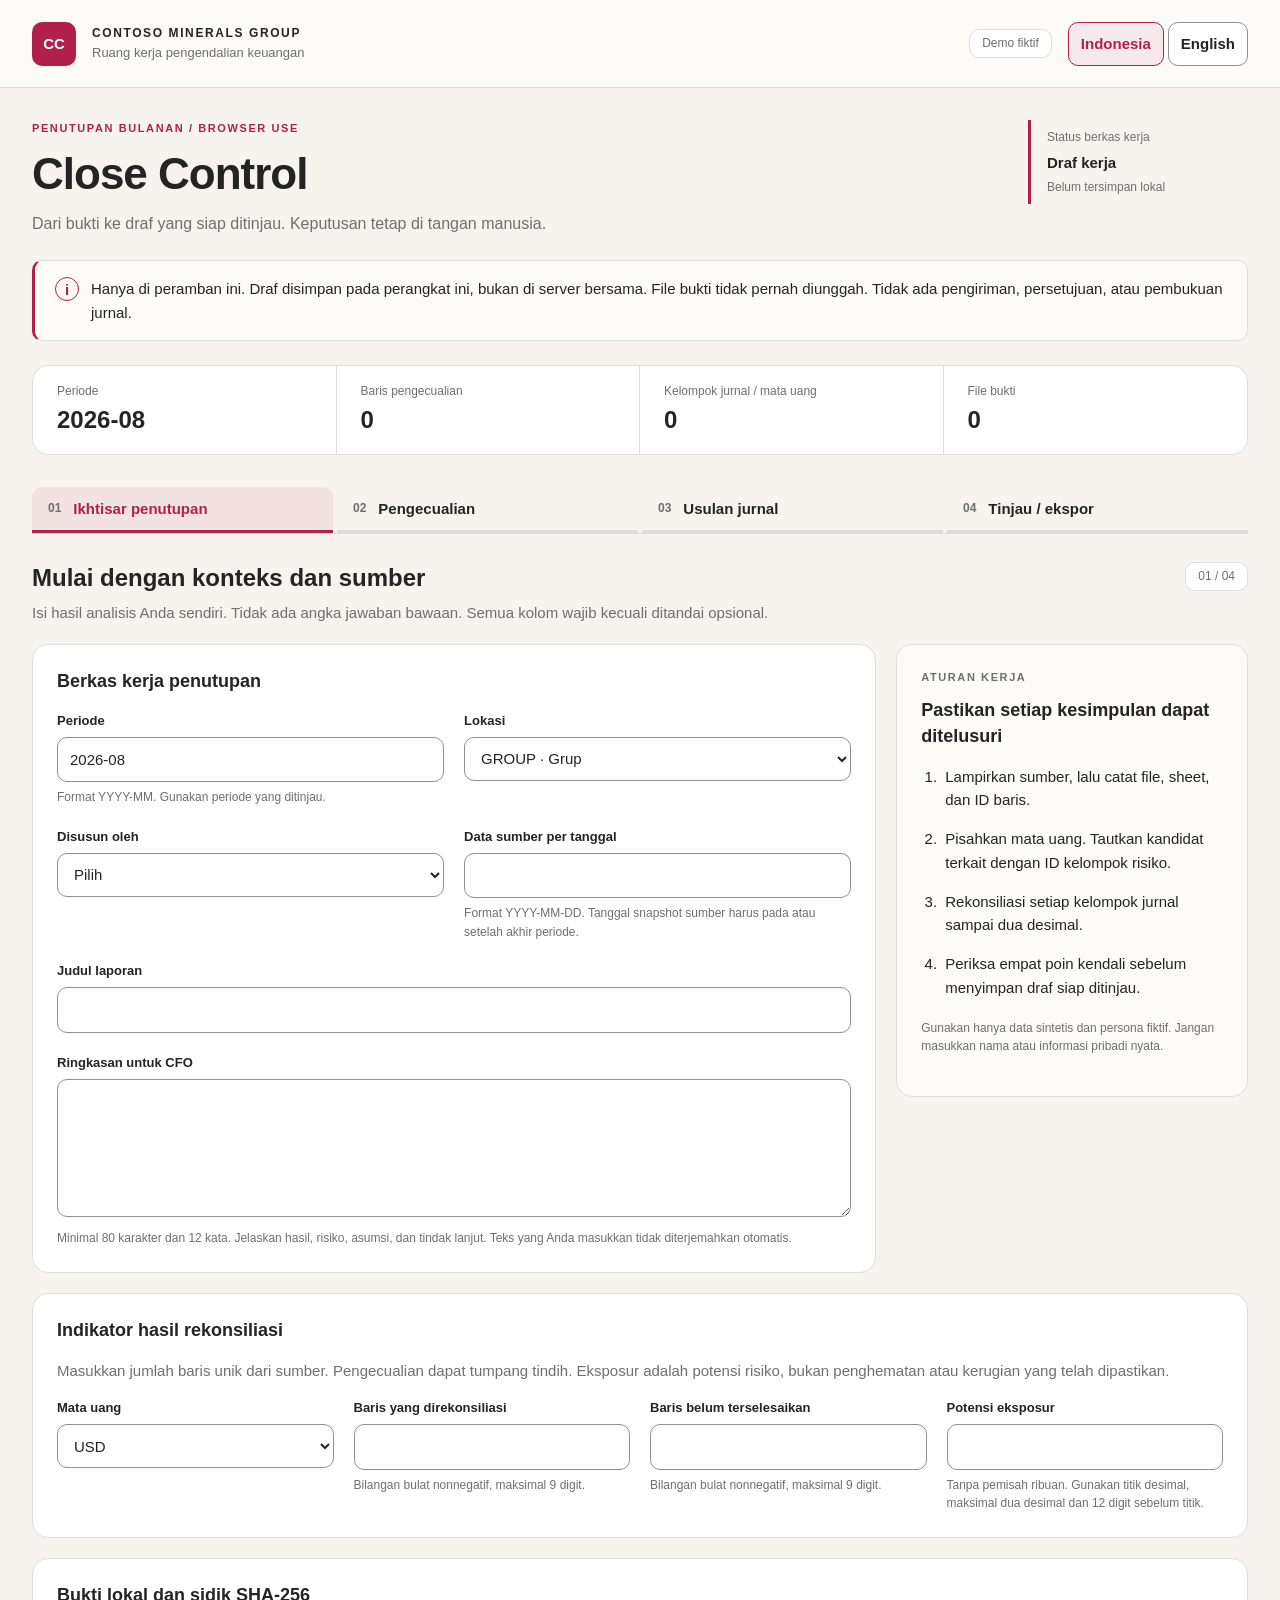
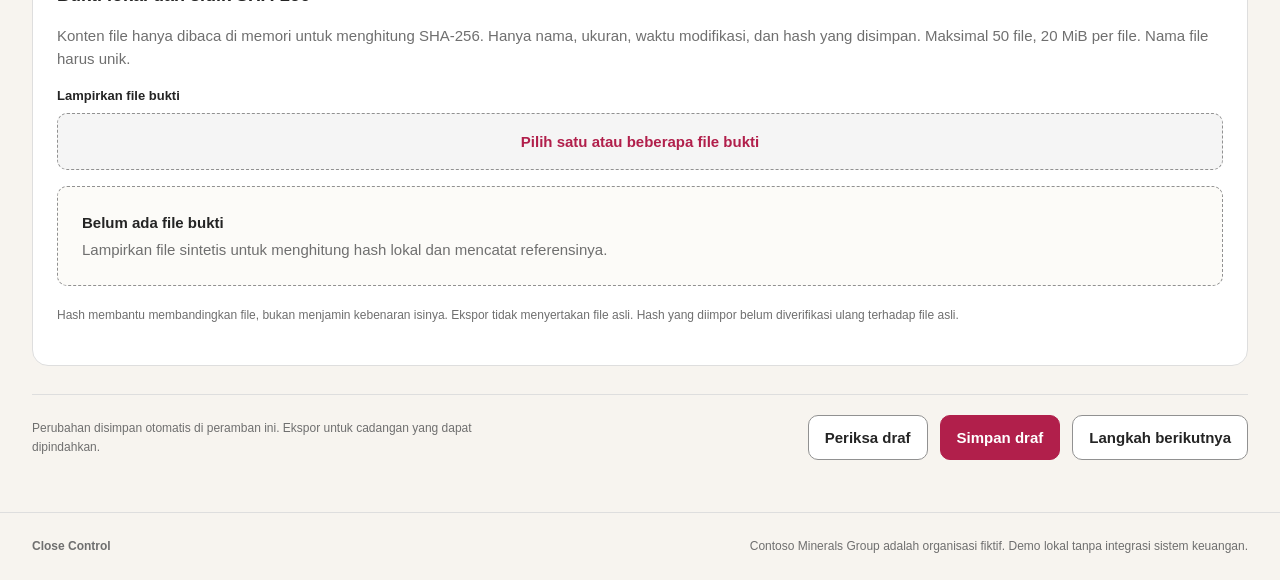
<file: portal/index.html>
<!doctype html>
<html lang="id">
<head>
  <meta charset="UTF-8">
  <meta name="viewport" content="width=device-width, initial-scale=1">
  <meta http-equiv="Content-Security-Policy" content="default-src 'self'; script-src 'self' 'unsafe-inline'; style-src 'self' 'unsafe-inline'; connect-src 'none'; img-src 'self' data: blob:; font-src 'none'; object-src 'none'; frame-src 'none'; base-uri 'none'; form-action 'none'">
  <title>Close Control | Contoso Minerals Group</title>
  <script>
    (() => {
      const param = new URLSearchParams(window.location.search).get("scoutTheme");
      const theme =
        param || (window.matchMedia("(prefers-color-scheme: dark)").matches ? "dark" : "light");
      document.documentElement.setAttribute("data-theme", theme);
    })();
  </script>
  <style>
    :root {
      color-scheme: light;
      --cp-bg: #f7f4ef;
      --cp-bg-elevated: #fcfbf8;
      --cp-surface: #ffffff;
      --cp-surface-soft: #f5f5f5;
      --cp-border: #dedede;
      --cp-border-strong: #919191;
      --cp-text: #242424;
      --cp-text-muted: #5c5c5c;
      --cp-text-soft: #6f6f6f;
      --cp-accent: #b11f4b;
      --cp-accent-hover: #9a1a41;
      --cp-accent-soft: rgba(177, 31, 75, 0.08);
      --cp-accent-fg: #ffffff;
      --cp-success: #16a34a;
      --cp-danger: #dc2626;
      --cp-warning: #f59e0b;
      --cp-link: #0078d4;
      --cp-shadow: 0 18px 48px rgba(0, 0, 0, 0.12);
      --cp-overlay: rgba(255, 255, 255, 0.8);
      --cp-panel: rgba(255, 255, 255, 0.86);
      --cp-panel-strong: rgba(255, 255, 255, 0.96);
      --cp-sheen: rgba(255, 255, 255, 0.55);
      --cp-highlight: rgba(177, 31, 75, 0.12);
    }
    html[data-theme="dark"] {
      color-scheme: dark;
      --cp-bg: #3d3b3a;
      --cp-bg-elevated: #343231;
      --cp-surface: #292929;
      --cp-surface-soft: #2e2e2e;
      --cp-border: #474747;
      --cp-border-strong: #5f5f5f;
      --cp-text: #dedede;
      --cp-text-muted: #919191;
      --cp-text-soft: #b0b0b0;
      --cp-accent: #fd8ea1;
      --cp-accent-hover: #fb7b91;
      --cp-accent-soft: rgba(253, 142, 161, 0.14);
      --cp-accent-fg: #1a1a1a;
      --cp-success: #4ade80;
      --cp-danger: #f87171;
      --cp-warning: #fbbf24;
      --cp-link: #4da6ff;
      --cp-shadow: 0 18px 48px rgba(0, 0, 0, 0.32);
      --cp-overlay: rgba(41, 41, 41, 0.88);
      --cp-panel: rgba(41, 41, 41, 0.72);
      --cp-panel-strong: rgba(41, 41, 41, 0.96);
      --cp-sheen: rgba(255, 255, 255, 0.04);
      --cp-highlight: rgba(253, 142, 161, 0.12);
    }
  </style>
  <link rel="stylesheet" href="styles.css">
  <link rel="icon" href="data:,">
  <script src="model.js" defer></script>
  <script src="app.js" defer></script>
</head>
<body>
  <a class="skip" href="#workspace" data-i18n="skip">Langsung ke ruang kerja</a>
  <header class="masthead">
    <div class="brand"><span class="brand-mark" aria-hidden="true">CC</span><div><strong>CONTOSO MINERALS GROUP</strong><span data-i18n="brandSub">Ruang kerja pengendalian keuangan</span></div></div>
    <div class="header-tools">
      <span class="badge" data-i18n="demo">Demo fiktif</span>
      <div class="language" role="group" aria-label="Bahasa / Language">
        <button type="button" id="lang-id" lang="id" aria-label="Bahasa Indonesia" aria-pressed="true">Indonesia</button>
        <button type="button" id="lang-en" lang="en" aria-label="English" aria-pressed="false">English</button>
      </div>
    </div>
  </header>
  <main id="workspace" tabindex="-1">
    <section class="page-heading">
      <div><p class="eyebrow" data-i18n="eyebrow">PENUTUPAN BULANAN / BROWSER USE</p><h1>Close Control</h1><p class="lead" data-i18n="lead">Dari bukti ke draf yang siap ditinjau. Keputusan tetap di tangan manusia.</p></div>
      <div class="dossier-state"><span class="meta-label" data-i18n="dossierStatus">Status berkas kerja</span><strong id="draft-status"></strong><span id="save-state" role="status" aria-live="polite"></span></div>
    </section>
    <div class="notice local-notice"><span aria-hidden="true" class="notice-icon">i</span><p data-i18n="localNotice">Hanya di peramban ini. Draf disimpan pada perangkat ini, bukan di server bersama. File bukti tidak pernah diunggah. Tidak ada pengiriman, persetujuan, atau pembukuan jurnal.</p></div>
    <div id="storage-alert" class="notice danger" role="alert" hidden></div>
    <div id="message" class="notice" role="status" aria-live="polite" hidden></div>
    <section class="metric-strip" aria-label="Ringkasan / Summary">
      <div><span data-i18n="period">Periode</span><strong id="metric-period"></strong></div>
      <div><span data-i18n="exceptionRows">Baris pengecualian</span><strong id="metric-exceptions">0</strong></div>
      <div><span data-i18n="journalGroups">Kelompok jurnal / mata uang</span><strong id="metric-journals">0</strong></div>
      <div><span data-i18n="evidenceFiles">File bukti</span><strong id="metric-evidence">0</strong></div>
    </section>
    <div class="workflow-tabs" role="tablist" aria-label="Tahapan / Workflow">
      <button type="button" role="tab" id="tab-overview" aria-controls="panel-overview" aria-selected="true"><span aria-hidden="true">01</span><span data-i18n="overview">Ikhtisar penutupan</span></button>
      <button type="button" role="tab" id="tab-exceptions" aria-controls="panel-exceptions" aria-selected="false" tabindex="-1"><span aria-hidden="true">02</span><span data-i18n="exceptions">Pengecualian</span></button>
      <button type="button" role="tab" id="tab-journals" aria-controls="panel-journals" aria-selected="false" tabindex="-1"><span aria-hidden="true">03</span><span data-i18n="journals">Usulan jurnal</span></button>
      <button type="button" role="tab" id="tab-review" aria-controls="panel-review" aria-selected="false" tabindex="-1"><span aria-hidden="true">04</span><span data-i18n="review">Tinjau / ekspor</span></button>
    </div>
    <form id="close-form" novalidate>
      <section id="panel-overview" role="tabpanel" aria-labelledby="tab-overview" tabindex="0">
        <div class="section-heading"><div><h2 data-i18n="overviewHeading">Mulai dengan konteks dan sumber</h2><p data-i18n="overviewHint">Isi hasil analisis Anda sendiri. Tidak ada angka jawaban bawaan. Semua kolom wajib kecuali ditandai opsional.</p></div><span class="step-chip">01 / 04</span></div>
        <div class="overview-grid">
          <section class="card"><h3 data-i18n="dossier">Berkas kerja penutupan</h3><div class="field-grid" id="dossier-fields"></div></section>
          <aside class="card guidance"><p class="eyebrow" data-i18n="workingRules">ATURAN KERJA</p><h3 data-i18n="keepTraceable">Pastikan setiap kesimpulan dapat ditelusuri</h3><ol><li data-i18n="rule1">Lampirkan sumber, lalu catat file, lembar, dan ID baris.</li><li data-i18n="rule2">Pisahkan mata uang. Tautkan kandidat terkait dengan ID kelompok risiko.</li><li data-i18n="rule3">Rekonsiliasi setiap kelompok jurnal sampai dua desimal.</li><li data-i18n="rule4">Periksa empat poin kendali sebelum menyimpan draf siap ditinjau.</li></ol><p class="small" data-i18n="fictional">Gunakan hanya data sintetis dan persona fiktif. Jangan masukkan nama atau informasi pribadi nyata.</p></aside>
        </div>
        <section class="card"><h3 data-i18n="kpisHeading">Indikator hasil rekonsiliasi</h3><p data-i18n="kpisHint">Masukkan jumlah baris unik dari sumber. Pengecualian dapat tumpang tindih. Eksposur adalah potensi risiko, bukan penghematan atau kerugian yang telah dipastikan.</p><div class="field-grid four" id="kpi-fields"></div></section>
        <section class="card"><h3 data-i18n="evidenceHeading">Bukti lokal dan sidik SHA-256</h3><p id="evidence-notice" data-i18n="evidenceNotice">Konten file hanya dibaca di memori untuk menghitung SHA-256. Hanya nama, ukuran, waktu modifikasi, dan hash yang disimpan. Maksimal 50 file, 20 MiB per file. Nama file harus unik.</p><label for="evidence-files" data-i18n="attachEvidence">Lampirkan file bukti</label><div class="file-picker"><span data-i18n="chooseEvidence">Pilih satu atau beberapa file bukti</span><input id="evidence-files" name="evidence-files" type="file" multiple aria-describedby="evidence-notice"></div><div id="evidence-list"></div><p class="small" data-i18n="hashNotice">Hash membantu membandingkan file, bukan menjamin kebenaran isinya. Ekspor tidak menyertakan file asli. Hash yang diimpor belum diverifikasi ulang terhadap file asli.</p></section>
      </section>
      <section id="panel-exceptions" role="tabpanel" aria-labelledby="tab-exceptions" tabindex="0" hidden>
        <div class="section-heading"><div><h2 data-i18n="exceptionsHeading">Pengecualian yang dapat ditindaklanjuti</h2><p data-i18n="exceptionsHint">Satu baris per temuan. Kandidat bukan kesimpulan final. Tambahkan hanya baris yang diperlukan, lalu lengkapi sumber dan tindak lanjut.</p></div><span class="step-chip">02 / 04</span></div>
        <div class="notice"><p data-i18n="overlapNotice">Jangan jumlahkan nilai antarbaris atau antarkategori. Satu kejadian dapat muncul beberapa kali. ID kelompok risiko opsional menautkan kandidat terkait; tampilan hanya menghitung kelompok unik per mata uang, tanpa menjumlahkan nilai atau mengklaim penghematan.</p></div>
        <div id="exception-summary"></div>
        <div id="exception-rows"></div>
        <button type="button" id="add-exception" class="secondary" data-i18n="addException">Tambah pengecualian</button>
      </section>
      <section id="panel-journals" role="tabpanel" aria-labelledby="tab-journals" tabindex="0" hidden>
        <div class="section-heading"><div><h2 data-i18n="journalsHeading">Usulan penyesuaian, bukan instruksi pembukuan</h2><p data-i18n="journalsHint">Gunakan ID jurnal yang sama untuk baris dalam satu jurnal. ID baris harus unik. Setiap ID jurnal dan mata uang harus seimbang hingga dua desimal.</p></div><span class="step-chip">03 / 04</span></div>
        <div class="notice"><p data-i18n="journalNotice">Isi salah satu sisi saja: debit atau kredit. Sisi kosong dihitung sebagai nol. Tidak ada fungsi pembukuan. Usulan hanya untuk ditinjau manusia.</p></div>
        <div id="journal-balance"></div>
        <div id="journal-rows"></div>
        <button type="button" id="add-journal-line" class="secondary" data-i18n="addJournal">Tambah baris jurnal</button>
        <div class="card" id="no-journals-field"></div>
      </section>
      <section id="panel-review" role="tabpanel" aria-labelledby="tab-review" tabindex="0" hidden>
        <div class="section-heading"><div><h2 data-i18n="reviewHeading">Tinjau satu berkas kerja yang utuh</h2><p data-i18n="reviewHint">Pemeriksaan otomatis menguji kelengkapan dan aritmetika, bukan kebenaran akuntansi. Konfirmasi manusia tetap diperlukan.</p></div><span class="step-chip">04 / 04</span></div>
        <section class="card" id="review-dossier"></section>
        <section class="card"><h3 data-i18n="reviewEvidence">Daftar bukti dan referensi</h3><div id="review-evidence"></div></section>
        <section class="card"><h3 data-i18n="reviewExceptions">Daftar pengecualian</h3><div id="review-exceptions"></div></section>
        <section class="card"><h3 data-i18n="reviewJournals">Usulan jurnal per mata uang</h3><div id="review-journals"></div></section>
        <section class="card review-controls"><h3 data-i18n="checkpoints">Empat poin kendali</h3><p data-i18n="checkpointsHint">Centang setelah Anda memeriksa sumber. Perubahan data membatalkan semua konfirmasi dan mengembalikan status menjadi draf.</p><div id="checkpoint-fields"></div><div class="readiness" id="readiness-summary" aria-live="polite"></div><button type="button" id="save-review-ready" class="primary" disabled data-i18n="saveReady">Simpan draf siap ditinjau</button><p class="small" data-i18n="readyNotice">Status akhir hanya “Siap ditinjau manusia”. Bukan disetujui, dikirim, atau dibukukan.</p></section>
        <section class="card review-controls"><h3 data-i18n="portability">Pindahkan draf dengan kendali Anda</h3><p data-i18n="exportHint">Ekspor JSON menyertakan payload, versi skema, dan riwayat lokal. Impor file yang sama di peramban lain. Ekspor dapat berisi draf belum lengkap dan selalu diperiksa ulang.</p><div class="button-row"><button type="button" id="export-json" class="secondary" data-i18n="exportJson">Unduh JSON</button><button type="button" id="print-review" class="secondary" data-i18n="printReview">Cetak tinjauan</button></div><div class="import-area"><label for="import-json" data-i18n="importJson">Pilih file draf JSON</label><div class="file-picker"><span data-i18n="chooseJson">Pilih satu file JSON untuk diperiksa</span><input id="import-json" type="file" accept=".json,application/json"></div><p id="import-help" class="small" data-i18n="importHint">Maksimal 1 MiB. File diperiksa sebelum diterapkan. Penerapan mengganti satu draf aktif. Ekspor draf saat ini terlebih dahulu jika perlu.</p><div id="import-preview" hidden></div><button type="button" id="apply-import" class="secondary" disabled data-i18n="applyImport">Terapkan draf impor</button></div></section>
        <section class="card"><h3 data-i18n="auditHeading">Riwayat lokal</h3><p class="small" data-i18n="auditNotice">Maksimal 1.000 kejadian terbaru. Riwayat ini dapat diubah bersama file JSON. Ini bukan log audit independen atau tanda persetujuan.</p><div id="audit-trail"></div></section>
      </section>
    </form>
    <section id="validation-panel" class="card validation-panel" hidden aria-labelledby="validation-title"><h2 id="validation-title" data-i18n="validationTitle">Hal yang perlu diperbaiki</h2><p data-i18n="validationHint">Pilih pesan untuk membuka kolom terkait. Draf belum lengkap tetap dapat disimpan, tetapi tidak dapat ditandai siap ditinjau.</p><ul id="validation-errors"></ul></section>
    <div class="action-bar"><span class="small" data-i18n="autosaveNotice">Perubahan disimpan otomatis di peramban ini. Ekspor untuk cadangan yang dapat dipindahkan.</span><div class="button-row"><button type="button" id="validate-draft" class="secondary" data-i18n="validateDraft">Periksa draf</button><button type="button" id="save-draft" class="primary" data-i18n="saveDraft">Simpan draf</button><button type="button" id="next-step" class="secondary" data-i18n="nextStep">Langkah berikutnya</button></div></div>
  </main>
  <footer><strong>Close Control</strong><span data-i18n="footer">Contoso Minerals Group adalah organisasi fiktif. Demo lokal tanpa integrasi sistem keuangan.</span></footer>
  <noscript><p>Aktifkan JavaScript untuk menggunakan demo lokal ini. / Enable JavaScript to use this local demo.</p></noscript>
</body>
</html>
</file>
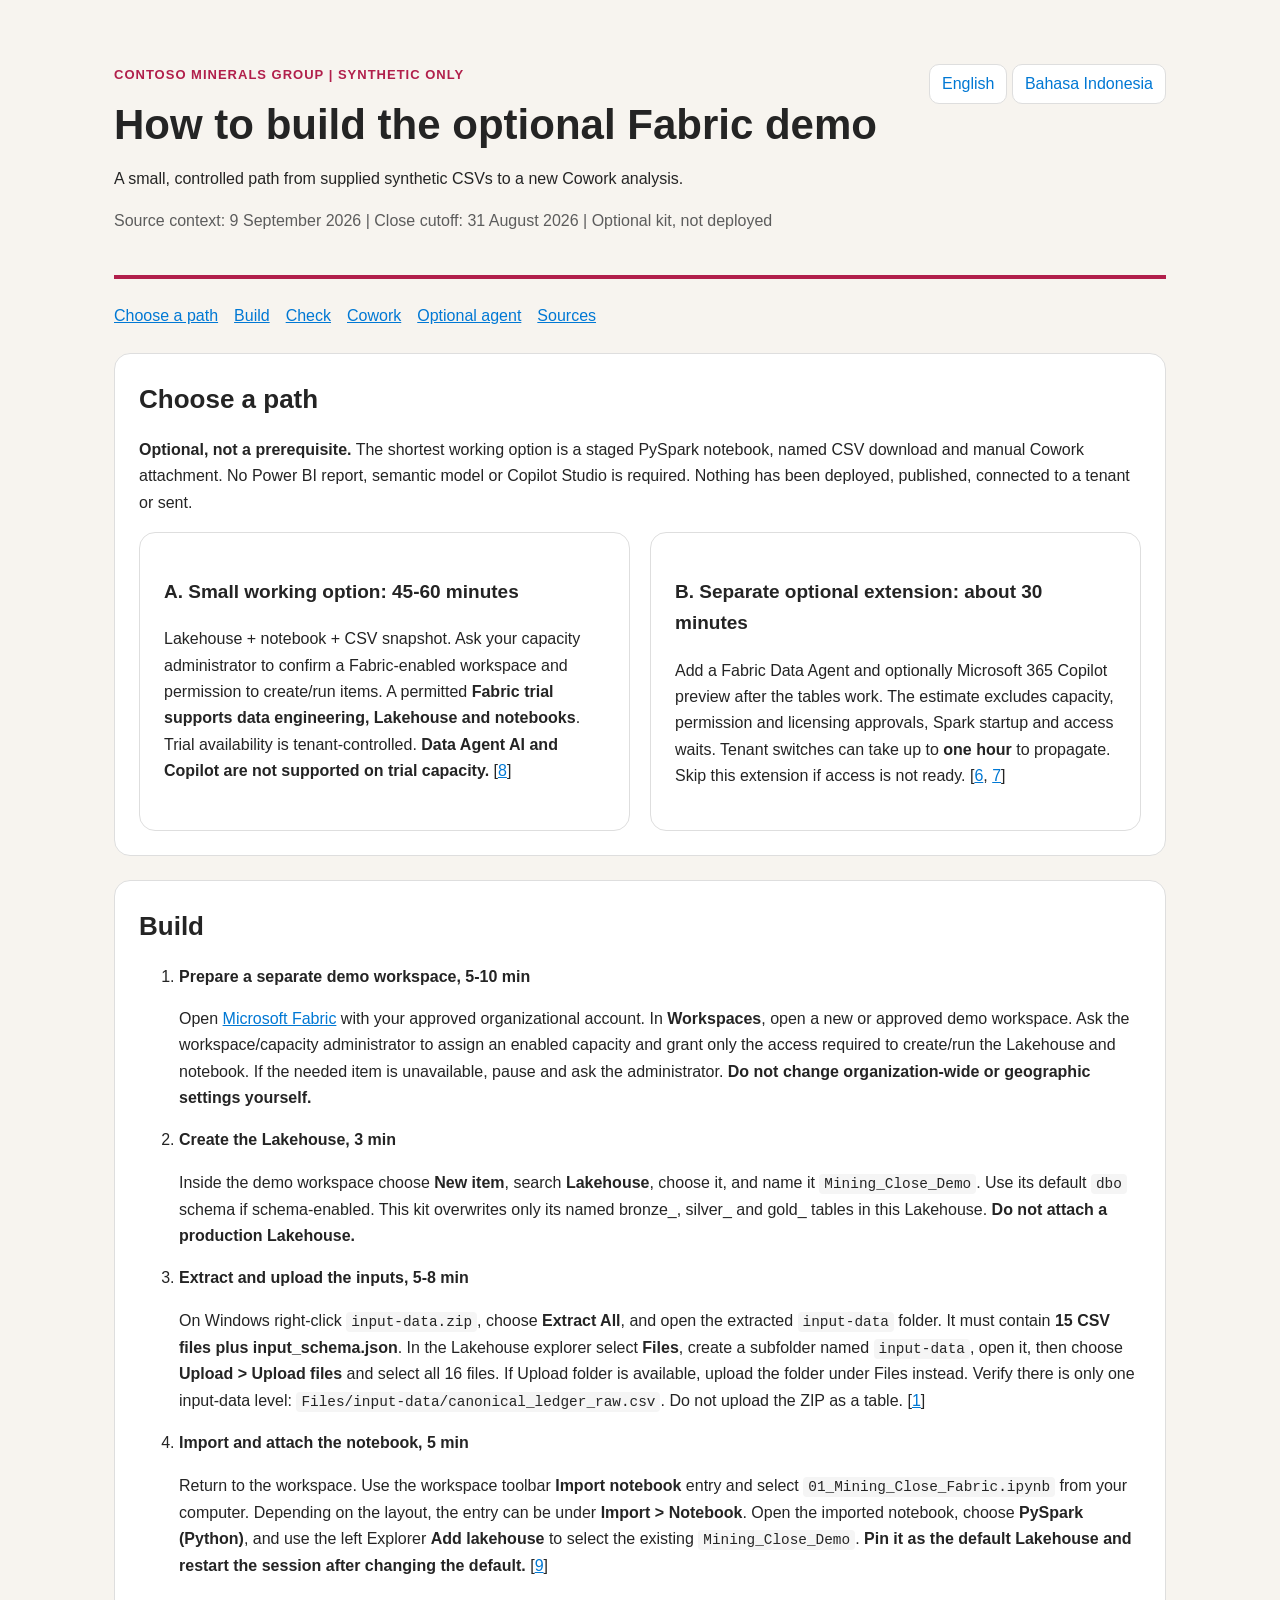
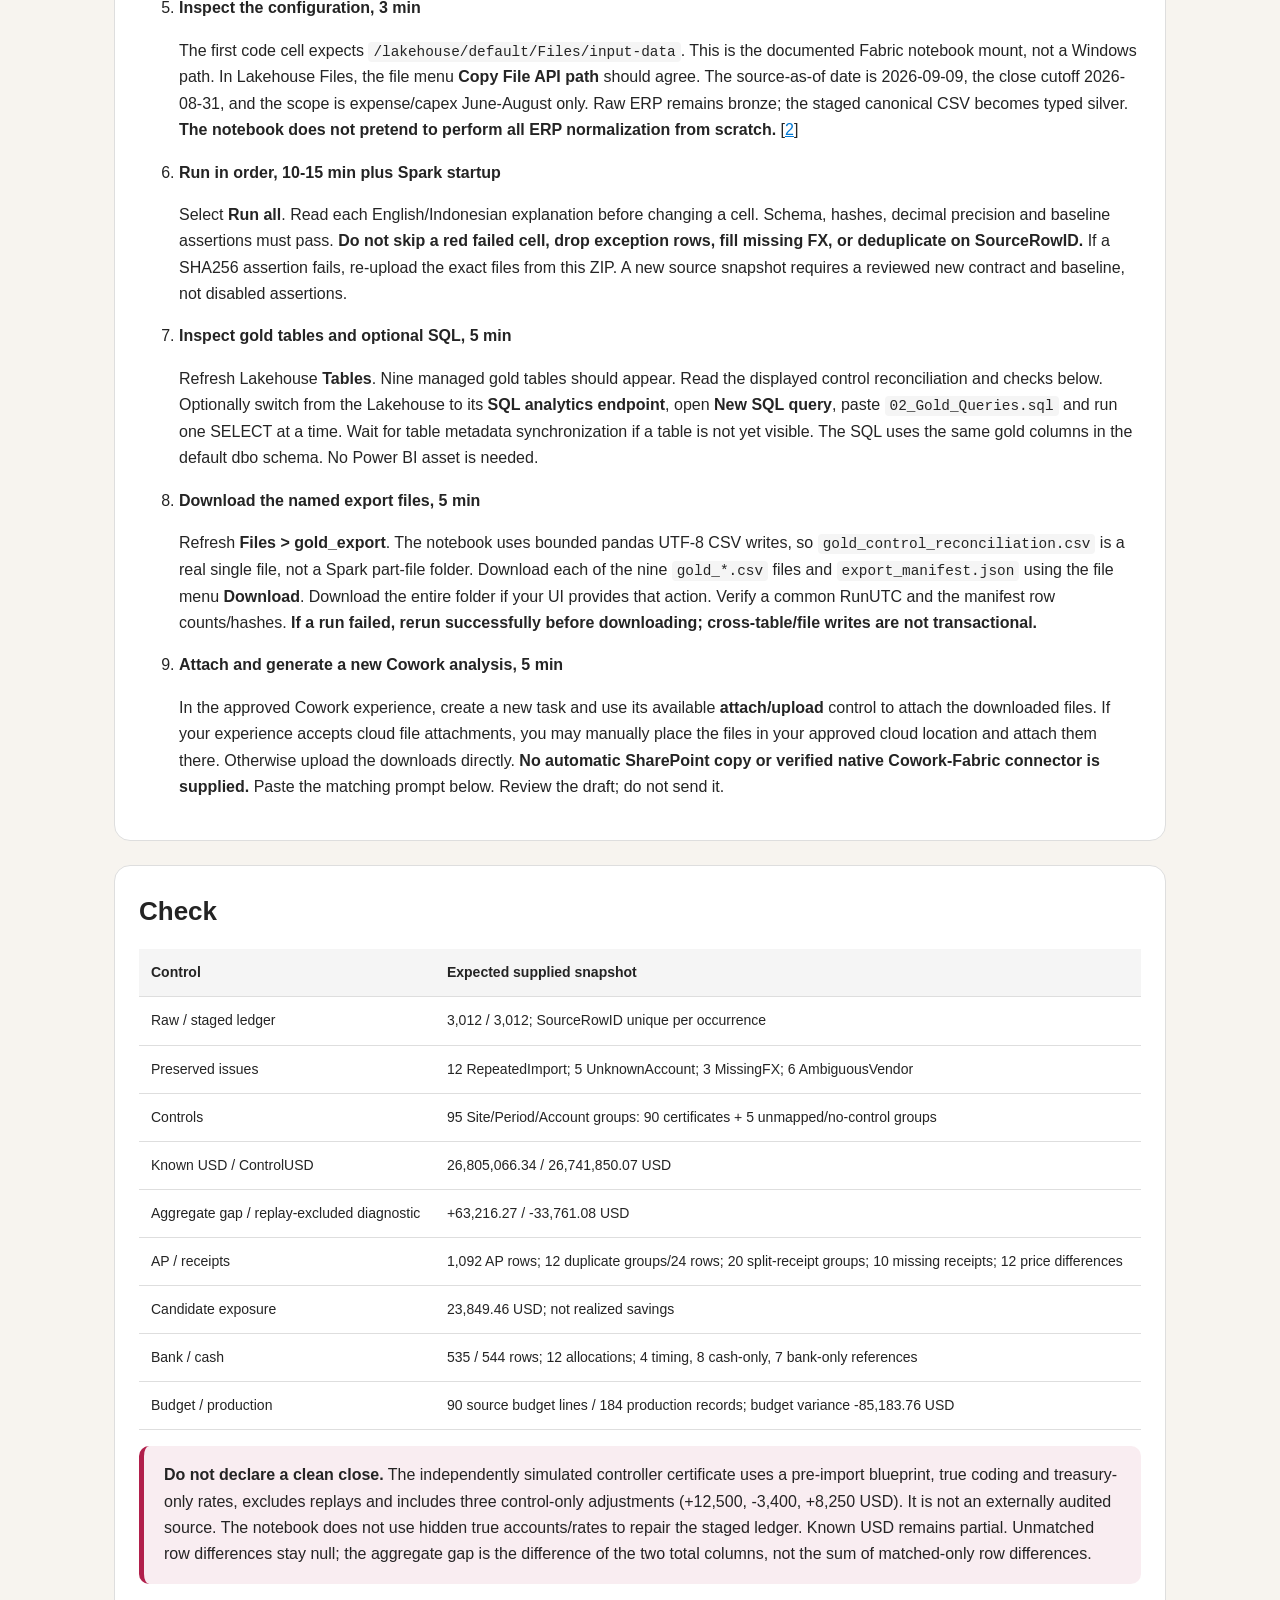
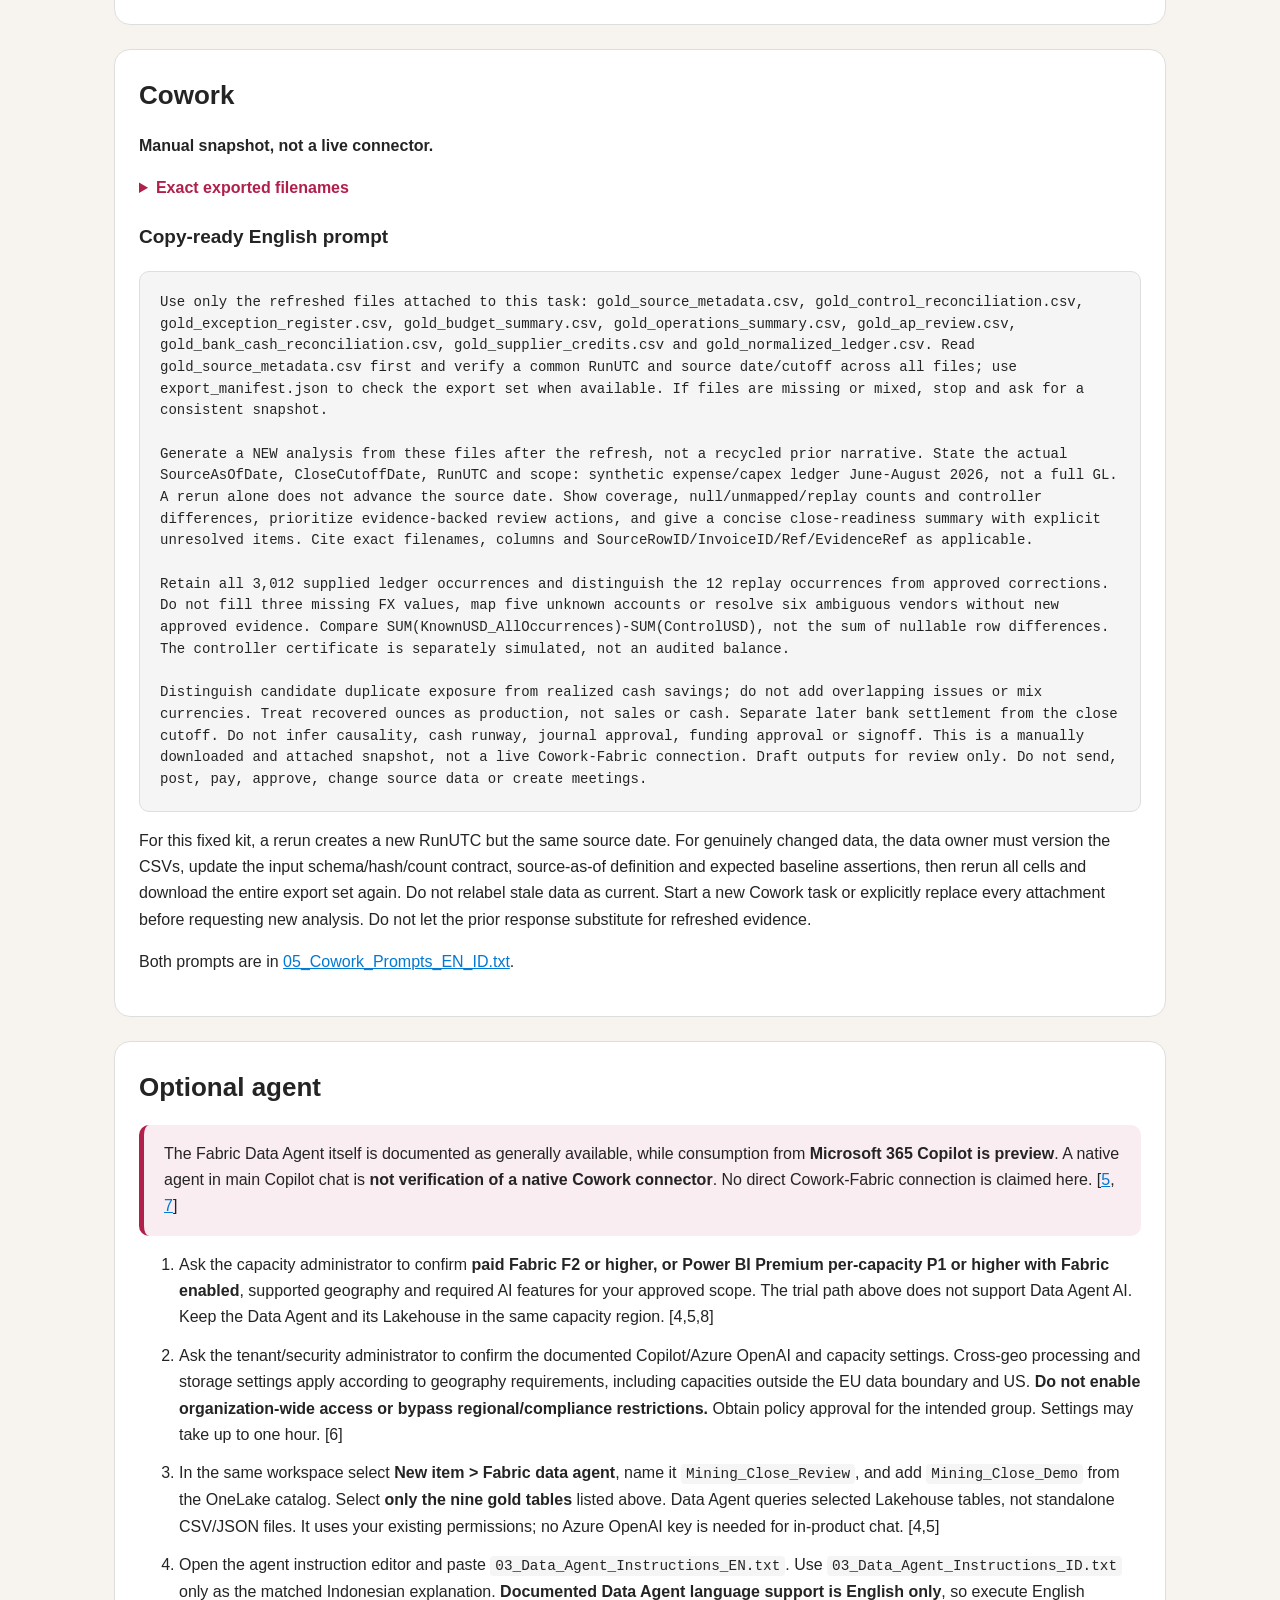
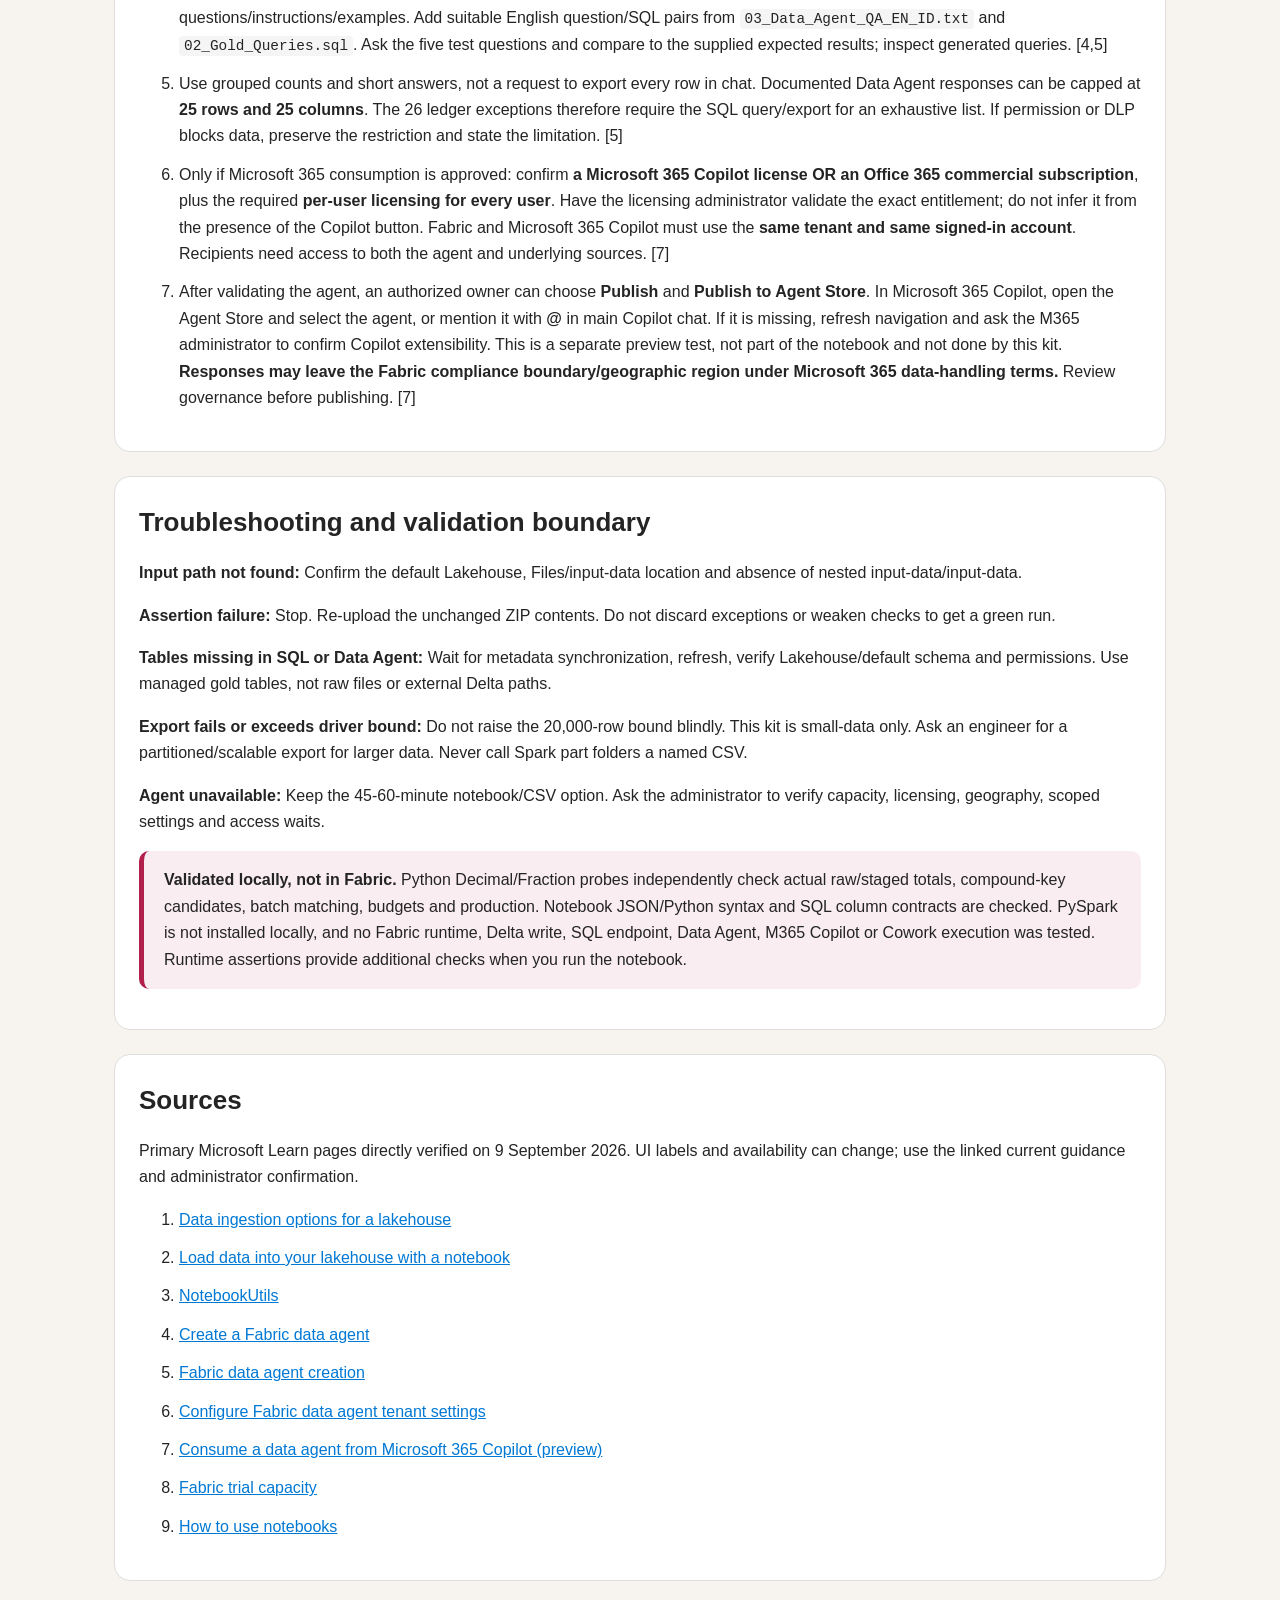
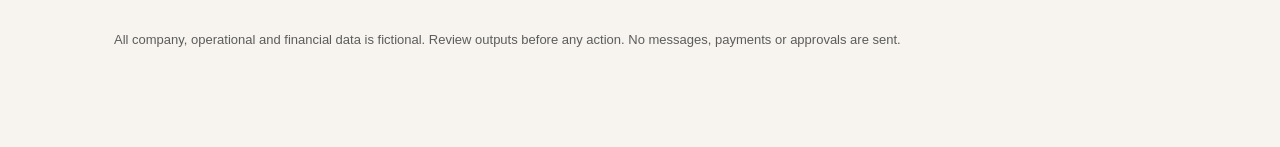
<file: fabric/04_Fabric_Build_EN.html>
<!doctype html><html lang="en"><head><meta charset="utf-8"><meta name="viewport" content="width=device-width,initial-scale=1"><script>
  (() => {
    const param = new URLSearchParams(window.location.search).get("scoutTheme");
    const theme =
      param || (window.matchMedia("(prefers-color-scheme: dark)").matches ? "dark" : "light");
    document.documentElement.setAttribute("data-theme", theme);
  })();
</script><title>How to build the optional Fabric demo</title><style>
:root {
  color-scheme: light;
  --cp-bg: #f7f4ef;
  --cp-bg-elevated: #fcfbf8;
  --cp-surface: #ffffff;
  --cp-surface-soft: #f5f5f5;
  --cp-border: #dedede;
  --cp-border-strong: #919191;
  --cp-text: #242424;
  --cp-text-muted: #5c5c5c;
  --cp-text-soft: #6f6f6f;
  --cp-accent: #b11f4b;
  --cp-accent-hover: #9a1a41;
  --cp-accent-soft: rgba(177, 31, 75, 0.08);
  --cp-accent-fg: #ffffff;
  --cp-success: #16a34a;
  --cp-danger: #dc2626;
  --cp-warning: #f59e0b;
  --cp-link: #0078d4;
  --cp-shadow: 0 18px 48px rgba(0, 0, 0, 0.12);
  --cp-overlay: rgba(255, 255, 255, 0.8);
  --cp-panel: rgba(255, 255, 255, 0.86);
  --cp-panel-strong: rgba(255, 255, 255, 0.96);
  --cp-sheen: rgba(255, 255, 255, 0.55);
  --cp-highlight: rgba(177, 31, 75, 0.12);
}
html[data-theme="dark"] {
  color-scheme: dark;
  --cp-bg: #3d3b3a;
  --cp-bg-elevated: #343231;
  --cp-surface: #292929;
  --cp-surface-soft: #2e2e2e;
  --cp-border: #474747;
  --cp-border-strong: #5f5f5f;
  --cp-text: #dedede;
  --cp-text-muted: #919191;
  --cp-text-soft: #b0b0b0;
  --cp-accent: #fd8ea1;
  --cp-accent-hover: #fb7b91;
  --cp-accent-soft: rgba(253, 142, 161, 0.14);
  --cp-accent-fg: #1a1a1a;
  --cp-success: #4ade80;
  --cp-danger: #f87171;
  --cp-warning: #fbbf24;
  --cp-link: #4da6ff;
  --cp-shadow: 0 18px 48px rgba(0, 0, 0, 0.32);
  --cp-overlay: rgba(41, 41, 41, 0.88);
  --cp-panel: rgba(41, 41, 41, 0.72);
  --cp-panel-strong: rgba(41, 41, 41, 0.96);
  --cp-sheen: rgba(255, 255, 255, 0.04);
  --cp-highlight: rgba(253, 142, 161, 0.12);
}

*{box-sizing:border-box}body{margin:0;background:var(--cp-bg);color:var(--cp-text);font:16px/1.65 "Segoe UI",Aptos,Calibri,-apple-system,BlinkMacSystemFont,sans-serif}
main{max-width:1100px;margin:0 auto;padding:40px 24px 72px}header{border-bottom:4px solid var(--cp-accent);padding:24px 0}
h1{font-size:42px;line-height:1.15;max-width:850px;margin:16px 0}h2{font-size:26px;margin:0 0 16px}h3{font-size:19px}
.eyebrow{color:var(--cp-accent);text-transform:uppercase;letter-spacing:1px;font-size:13px;font-weight:700}.muted{color:var(--cp-text-muted)}
.lang{float:right}a{color:var(--cp-link)}.lang a,.pill{display:inline-block;padding:6px 12px;border:1px solid var(--cp-border);border-radius:.625rem;text-decoration:none;background:var(--cp-surface)}
nav{display:flex;gap:16px;flex-wrap:wrap;margin:24px 0}.grid{display:grid;grid-template-columns:1fr 1fr;gap:20px}
section,.card{padding:24px;border:1px solid var(--cp-border);background:var(--cp-surface);border-radius:16px;margin:24px 0}
.card{margin:0}.callout{padding:16px 20px;border-left:5px solid var(--cp-accent);background:var(--cp-accent-soft);border-radius:.625rem}
strong{font-weight:700}li{margin:12px 0}code,pre{font-family:Consolas,"Courier New",Courier,monospace}
code{font-size:.9em;background:var(--cp-surface-soft);padding:2px 5px;border-radius:4px}
pre{white-space:pre-wrap;overflow-wrap:anywhere;background:var(--cp-surface-soft);border:1px solid var(--cp-border);border-radius:.625rem;padding:20px;font-size:14px;line-height:1.55}
table{width:100%;border-collapse:collapse;font-size:14px}th,td{text-align:left;padding:12px;border-bottom:1px solid var(--cp-border);vertical-align:top}th{background:var(--cp-surface-soft)}
.table-wrap{overflow:auto}.small{font-size:14px}.badge{display:inline-block;color:var(--cp-accent);font-weight:700}.files code{overflow-wrap:anywhere}
footer{padding:24px 0;color:var(--cp-text-muted);font-size:13px}details{margin:16px 0}summary{cursor:pointer;color:var(--cp-accent);font-weight:700}
@media(max-width:760px){main{padding:16px}h1{font-size:32px}.grid{grid-template-columns:1fr}.lang{float:none}section{padding:18px}}
@media print{body{background:var(--cp-surface)}main{max-width:none}section{break-inside:avoid}nav,.lang{display:none}a{color:var(--cp-text)}pre{font-size:11px}}
</style></head><body><main>
<header><div class="lang"><a href="04_Fabric_Build_EN.html" lang="en">English</a> <a href="04_Fabric_Build_ID.html" lang="id">Bahasa Indonesia</a></div><div class="eyebrow">Contoso Minerals Group | Synthetic only</div><h1>How to build the optional Fabric demo</h1><p>A small, controlled path from supplied synthetic CSVs to a new Cowork analysis.</p><p class="muted">Source context: 9 September 2026 | Close cutoff: 31 August 2026 | Optional kit, not deployed</p></header>
<nav><a href="#paths">Choose a path</a><a href="#build">Build</a><a href="#check">Check</a><a href="#cowork">Cowork</a><a href="#agent">Optional agent</a><a href="#sources">Sources</a></nav>
<section id="paths"><h2>Choose a path</h2><p><strong>Optional, not a prerequisite.</strong> The shortest working option is a staged PySpark notebook, named CSV download and manual Cowork attachment. No Power BI report, semantic model or Copilot Studio is required. Nothing has been deployed, published, connected to a tenant or sent.</p><div class="grid"><div class="card"><h3>A. Small working option: 45-60 minutes</h3><p>Lakehouse + notebook + CSV snapshot. Ask your capacity administrator to confirm a Fabric-enabled workspace and permission to create/run items. A permitted <strong>Fabric trial supports data engineering, Lakehouse and notebooks</strong>. Trial availability is tenant-controlled. <strong>Data Agent AI and Copilot are not supported on trial capacity.</strong> [<a href='#src8'>8</a>]</p></div><div class="card"><h3>B. Separate optional extension: about 30 minutes</h3><p>Add a Fabric Data Agent and optionally Microsoft 365 Copilot preview after the tables work. The estimate excludes capacity, permission and licensing approvals, Spark startup and access waits. Tenant switches can take up to <strong>one hour</strong> to propagate. Skip this extension if access is not ready. [<a href='#src6'>6</a>, <a href='#src7'>7</a>]</p></div></div></section><section id="build"><h2>Build</h2><ol><li><strong>Prepare a separate demo workspace, 5-10 min</strong><p>Open <a href='https://app.fabric.microsoft.com'>Microsoft Fabric</a> with your approved organizational account. In <strong>Workspaces</strong>, open a new or approved demo workspace. Ask the workspace/capacity administrator to assign an enabled capacity and grant only the access required to create/run the Lakehouse and notebook. If the needed item is unavailable, pause and ask the administrator. <strong>Do not change organization-wide or geographic settings yourself.</strong></p></li><li><strong>Create the Lakehouse, 3 min</strong><p>Inside the demo workspace choose <strong>New item</strong>, search <strong>Lakehouse</strong>, choose it, and name it <code>Mining_Close_Demo</code>. Use its default <code>dbo</code> schema if schema-enabled. This kit overwrites only its named bronze_, silver_ and gold_ tables in this Lakehouse. <strong>Do not attach a production Lakehouse.</strong></p></li><li><strong>Extract and upload the inputs, 5-8 min</strong><p>On Windows right-click <code>input-data.zip</code>, choose <strong>Extract All</strong>, and open the extracted <code>input-data</code> folder. It must contain <strong>15 CSV files plus input_schema.json</strong>. In the Lakehouse explorer select <strong>Files</strong>, create a subfolder named <code>input-data</code>, open it, then choose <strong>Upload &gt; Upload files</strong> and select all 16 files. If Upload folder is available, upload the folder under Files instead. Verify there is only one input-data level: <code>Files/input-data/canonical_ledger_raw.csv</code>. Do not upload the ZIP as a table. [<a href='#src1'>1</a>]</p></li><li><strong>Import and attach the notebook, 5 min</strong><p>Return to the workspace. Use the workspace toolbar <strong>Import notebook</strong> entry and select <code>01_Mining_Close_Fabric.ipynb</code> from your computer. Depending on the layout, the entry can be under <strong>Import &gt; Notebook</strong>. Open the imported notebook, choose <strong>PySpark (Python)</strong>, and use the left Explorer <strong>Add lakehouse</strong> to select the existing <code>Mining_Close_Demo</code>. <strong>Pin it as the default Lakehouse and restart the session after changing the default.</strong> [<a href='#src9'>9</a>]</p></li><li><strong>Inspect the configuration, 3 min</strong><p>The first code cell expects <code>/lakehouse/default/Files/input-data</code>. This is the documented Fabric notebook mount, not a Windows path. In Lakehouse Files, the file menu <strong>Copy File API path</strong> should agree. The source-as-of date is 2026-09-09, the close cutoff 2026-08-31, and the scope is expense/capex June-August only. Raw ERP remains bronze; the staged canonical CSV becomes typed silver. <strong>The notebook does not pretend to perform all ERP normalization from scratch.</strong> [<a href='#src2'>2</a>]</p></li><li><strong>Run in order, 10-15 min plus Spark startup</strong><p>Select <strong>Run all</strong>. Read each English/Indonesian explanation before changing a cell. Schema, hashes, decimal precision and baseline assertions must pass. <strong>Do not skip a red failed cell, drop exception rows, fill missing FX, or deduplicate on SourceRowID.</strong> If a SHA256 assertion fails, re-upload the exact files from this ZIP. A new source snapshot requires a reviewed new contract and baseline, not disabled assertions.</p></li><li><strong>Inspect gold tables and optional SQL, 5 min</strong><p>Refresh Lakehouse <strong>Tables</strong>. Nine managed gold tables should appear. Read the displayed control reconciliation and checks below. Optionally switch from the Lakehouse to its <strong>SQL analytics endpoint</strong>, open <strong>New SQL query</strong>, paste <code>02_Gold_Queries.sql</code> and run one SELECT at a time. Wait for table metadata synchronization if a table is not yet visible. The SQL uses the same gold columns in the default dbo schema. No Power BI asset is needed.</p></li><li><strong>Download the named export files, 5 min</strong><p>Refresh <strong>Files &gt; gold_export</strong>. The notebook uses bounded pandas UTF-8 CSV writes, so <code>gold_control_reconciliation.csv</code> is a real single file, not a Spark part-file folder. Download each of the nine <code>gold_*.csv</code> files and <code>export_manifest.json</code> using the file menu <strong>Download</strong>. Download the entire folder if your UI provides that action. Verify a common RunUTC and the manifest row counts/hashes. <strong>If a run failed, rerun successfully before downloading; cross-table/file writes are not transactional.</strong></p></li><li><strong>Attach and generate a new Cowork analysis, 5 min</strong><p>In the approved Cowork experience, create a new task and use its available <strong>attach/upload</strong> control to attach the downloaded files. If your experience accepts cloud file attachments, you may manually place the files in your approved cloud location and attach them there. Otherwise upload the downloads directly. <strong>No automatic SharePoint copy or verified native Cowork-Fabric connector is supplied.</strong> Paste the matching prompt below. Review the draft; do not send it.</p></li></ol></section><section id="check"><h2>Check</h2><div class="table-wrap"><table><thead><tr><th>Control</th><th>Expected supplied snapshot</th></tr></thead><tbody><tr><td>Raw / staged ledger</td><td>3,012 / 3,012; SourceRowID unique per occurrence</td></tr><tr><td>Preserved issues</td><td>12 RepeatedImport; 5 UnknownAccount; 3 MissingFX; 6 AmbiguousVendor</td></tr><tr><td>Controls</td><td>95 Site/Period/Account groups: 90 certificates + 5 unmapped/no-control groups</td></tr><tr><td>Known USD / ControlUSD</td><td>26,805,066.34 / 26,741,850.07 USD</td></tr><tr><td>Aggregate gap / replay-excluded diagnostic</td><td>+63,216.27 / -33,761.08 USD</td></tr><tr><td>AP / receipts</td><td>1,092 AP rows; 12 duplicate groups/24 rows; 20 split-receipt groups; 10 missing receipts; 12 price differences</td></tr><tr><td>Candidate exposure</td><td>23,849.46 USD; not realized savings</td></tr><tr><td>Bank / cash</td><td>535 / 544 rows; 12 allocations; 4 timing, 8 cash-only, 7 bank-only references</td></tr><tr><td>Budget / production</td><td>90 source budget lines / 184 production records; budget variance -85,183.76 USD</td></tr></tbody></table></div><p class="callout"><strong>Do not declare a clean close.</strong> The independently simulated controller certificate uses a pre-import blueprint, true coding and treasury-only rates, excludes replays and includes three control-only adjustments (+12,500, -3,400, +8,250 USD). It is not an externally audited source. The notebook does not use hidden true accounts/rates to repair the staged ledger. Known USD remains partial. Unmatched row differences stay null; the aggregate gap is the difference of the two total columns, not the sum of matched-only row differences.</p></section><section id="cowork"><h2>Cowork</h2><p><strong>Manual snapshot, not a live connector.</strong></p><details><summary>Exact exported filenames</summary><ul class="files"><li><code>gold_normalized_ledger.csv</code></li><li><code>gold_control_reconciliation.csv</code></li><li><code>gold_ap_review.csv</code></li><li><code>gold_bank_cash_reconciliation.csv</code></li><li><code>gold_supplier_credits.csv</code></li><li><code>gold_budget_summary.csv</code></li><li><code>gold_operations_summary.csv</code></li><li><code>gold_exception_register.csv</code></li><li><code>gold_source_metadata.csv</code></li></ul><p><code>export_manifest.json</code></p></details><h3>Copy-ready English prompt</h3><pre>Use only the refreshed files attached to this task: gold_source_metadata.csv, gold_control_reconciliation.csv, gold_exception_register.csv, gold_budget_summary.csv, gold_operations_summary.csv, gold_ap_review.csv, gold_bank_cash_reconciliation.csv, gold_supplier_credits.csv and gold_normalized_ledger.csv. Read gold_source_metadata.csv first and verify a common RunUTC and source date/cutoff across all files; use export_manifest.json to check the export set when available. If files are missing or mixed, stop and ask for a consistent snapshot.

Generate a NEW analysis from these files after the refresh, not a recycled prior narrative. State the actual SourceAsOfDate, CloseCutoffDate, RunUTC and scope: synthetic expense/capex ledger June-August 2026, not a full GL. A rerun alone does not advance the source date. Show coverage, null/unmapped/replay counts and controller differences, prioritize evidence-backed review actions, and give a concise close-readiness summary with explicit unresolved items. Cite exact filenames, columns and SourceRowID/InvoiceID/Ref/EvidenceRef as applicable.

Retain all 3,012 supplied ledger occurrences and distinguish the 12 replay occurrences from approved corrections. Do not fill three missing FX values, map five unknown accounts or resolve six ambiguous vendors without new approved evidence. Compare SUM(KnownUSD_AllOccurrences)-SUM(ControlUSD), not the sum of nullable row differences. The controller certificate is separately simulated, not an audited balance.

Distinguish candidate duplicate exposure from realized cash savings; do not add overlapping issues or mix currencies. Treat recovered ounces as production, not sales or cash. Separate later bank settlement from the close cutoff. Do not infer causality, cash runway, journal approval, funding approval or signoff. This is a manually downloaded and attached snapshot, not a live Cowork-Fabric connection. Draft outputs for review only. Do not send, post, pay, approve, change source data or create meetings.</pre><p>For this fixed kit, a rerun creates a new RunUTC but the same source date. For genuinely changed data, the data owner must version the CSVs, update the input schema/hash/count contract, source-as-of definition and expected baseline assertions, then rerun all cells and download the entire export set again. Do not relabel stale data as current. Start a new Cowork task or explicitly replace every attachment before requesting new analysis. Do not let the prior response substitute for refreshed evidence.</p><p>Both prompts are in <a href="05_Cowork_Prompts_EN_ID.txt">05_Cowork_Prompts_EN_ID.txt</a>.</p></section><section id="agent"><h2>Optional agent</h2><p class="callout">The Fabric Data Agent itself is documented as generally available, while consumption from <strong>Microsoft 365 Copilot is preview</strong>. A native agent in main Copilot chat is <strong>not verification of a native Cowork connector</strong>. No direct Cowork-Fabric connection is claimed here. [<a href='#src5'>5</a>, <a href='#src7'>7</a>]</p><ol><li>Ask the capacity administrator to confirm <strong>paid Fabric F2 or higher, or Power BI Premium per-capacity P1 or higher with Fabric enabled</strong>, supported geography and required AI features for your approved scope. The trial path above does not support Data Agent AI. Keep the Data Agent and its Lakehouse in the same capacity region. [4,5,8]</li><li>Ask the tenant/security administrator to confirm the documented Copilot/Azure OpenAI and capacity settings. Cross-geo processing and storage settings apply according to geography requirements, including capacities outside the EU data boundary and US. <strong>Do not enable organization-wide access or bypass regional/compliance restrictions.</strong> Obtain policy approval for the intended group. Settings may take up to one hour. [6]</li><li>In the same workspace select <strong>New item &gt; Fabric data agent</strong>, name it <code>Mining_Close_Review</code>, and add <code>Mining_Close_Demo</code> from the OneLake catalog. Select <strong>only the nine gold tables</strong> listed above. Data Agent queries selected Lakehouse tables, not standalone CSV/JSON files. It uses your existing permissions; no Azure OpenAI key is needed for in-product chat. [4,5]</li><li>Open the agent instruction editor and paste <code>03_Data_Agent_Instructions_EN.txt</code>. Use <code>03_Data_Agent_Instructions_ID.txt</code> only as the matched Indonesian explanation. <strong>Documented Data Agent language support is English only</strong>, so execute English questions/instructions/examples. Add suitable English question/SQL pairs from <code>03_Data_Agent_QA_EN_ID.txt</code> and <code>02_Gold_Queries.sql</code>. Ask the five test questions and compare to the supplied expected results; inspect generated queries. [4,5]</li><li>Use grouped counts and short answers, not a request to export every row in chat. Documented Data Agent responses can be capped at <strong>25 rows and 25 columns</strong>. The 26 ledger exceptions therefore require the SQL query/export for an exhaustive list. If permission or DLP blocks data, preserve the restriction and state the limitation. [5]</li><li>Only if Microsoft 365 consumption is approved: confirm <strong>a Microsoft 365 Copilot license OR an Office 365 commercial subscription</strong>, plus the required <strong>per-user licensing for every user</strong>. Have the licensing administrator validate the exact entitlement; do not infer it from the presence of the Copilot button. Fabric and Microsoft 365 Copilot must use the <strong>same tenant and same signed-in account</strong>. Recipients need access to both the agent and underlying sources. [7]</li><li>After validating the agent, an authorized owner can choose <strong>Publish</strong> and <strong>Publish to Agent Store</strong>. In Microsoft 365 Copilot, open the Agent Store and select the agent, or mention it with <strong>@</strong> in main Copilot chat. If it is missing, refresh navigation and ask the M365 administrator to confirm Copilot extensibility. This is a separate preview test, not part of the notebook and not done by this kit. <strong>Responses may leave the Fabric compliance boundary/geographic region under Microsoft 365 data-handling terms.</strong> Review governance before publishing. [7]</li></ol></section><section><h2>Troubleshooting and validation boundary</h2><p><strong>Input path not found:</strong> Confirm the default Lakehouse, Files/input-data location and absence of nested input-data/input-data.</p><p><strong>Assertion failure:</strong> Stop. Re-upload the unchanged ZIP contents. Do not discard exceptions or weaken checks to get a green run.</p><p><strong>Tables missing in SQL or Data Agent:</strong> Wait for metadata synchronization, refresh, verify Lakehouse/default schema and permissions. Use managed gold tables, not raw files or external Delta paths.</p><p><strong>Export fails or exceeds driver bound:</strong> Do not raise the 20,000-row bound blindly. This kit is small-data only. Ask an engineer for a partitioned/scalable export for larger data. Never call Spark part folders a named CSV.</p><p><strong>Agent unavailable:</strong> Keep the 45-60-minute notebook/CSV option. Ask the administrator to verify capacity, licensing, geography, scoped settings and access waits.</p><p class="callout"><strong>Validated locally, not in Fabric.</strong> Python Decimal/Fraction probes independently check actual raw/staged totals, compound-key candidates, batch matching, budgets and production. Notebook JSON/Python syntax and SQL column contracts are checked. PySpark is not installed locally, and no Fabric runtime, Delta write, SQL endpoint, Data Agent, M365 Copilot or Cowork execution was tested. Runtime assertions provide additional checks when you run the notebook.</p></section><section id="sources"><h2>Sources</h2><p>Primary Microsoft Learn pages directly verified on 9 September 2026. UI labels and availability can change; use the linked current guidance and administrator confirmation.</p><ol><li id="src1"><a href="https://learn.microsoft.com/en-us/fabric/data-engineering/load-data-lakehouse">Data ingestion options for a lakehouse</a></li><li id="src2"><a href="https://learn.microsoft.com/en-us/fabric/data-engineering/lakehouse-notebook-load-data">Load data into your lakehouse with a notebook</a></li><li id="src3"><a href="https://learn.microsoft.com/en-us/fabric/data-engineering/notebook-utilities">NotebookUtils</a></li><li id="src4"><a href="https://learn.microsoft.com/en-us/fabric/data-science/how-to-create-data-agent">Create a Fabric data agent</a></li><li id="src5"><a href="https://learn.microsoft.com/en-us/fabric/data-science/concept-data-agent">Fabric data agent creation</a></li><li id="src6"><a href="https://learn.microsoft.com/en-us/fabric/data-science/data-agent-tenant-settings">Configure Fabric data agent tenant settings</a></li><li id="src7"><a href="https://learn.microsoft.com/en-us/fabric/data-science/data-agent-microsoft-365-copilot">Consume a data agent from Microsoft 365 Copilot (preview)</a></li><li id="src8"><a href="https://learn.microsoft.com/en-us/fabric/fundamentals/fabric-trial">Fabric trial capacity</a></li><li id="src9"><a href="https://learn.microsoft.com/en-us/fabric/data-engineering/how-to-use-notebook">How to use notebooks</a></li></ol></section><footer>All company, operational and financial data is fictional. Review outputs before any action. No messages, payments or approvals are sent.</footer>
</main></body></html>
</file>
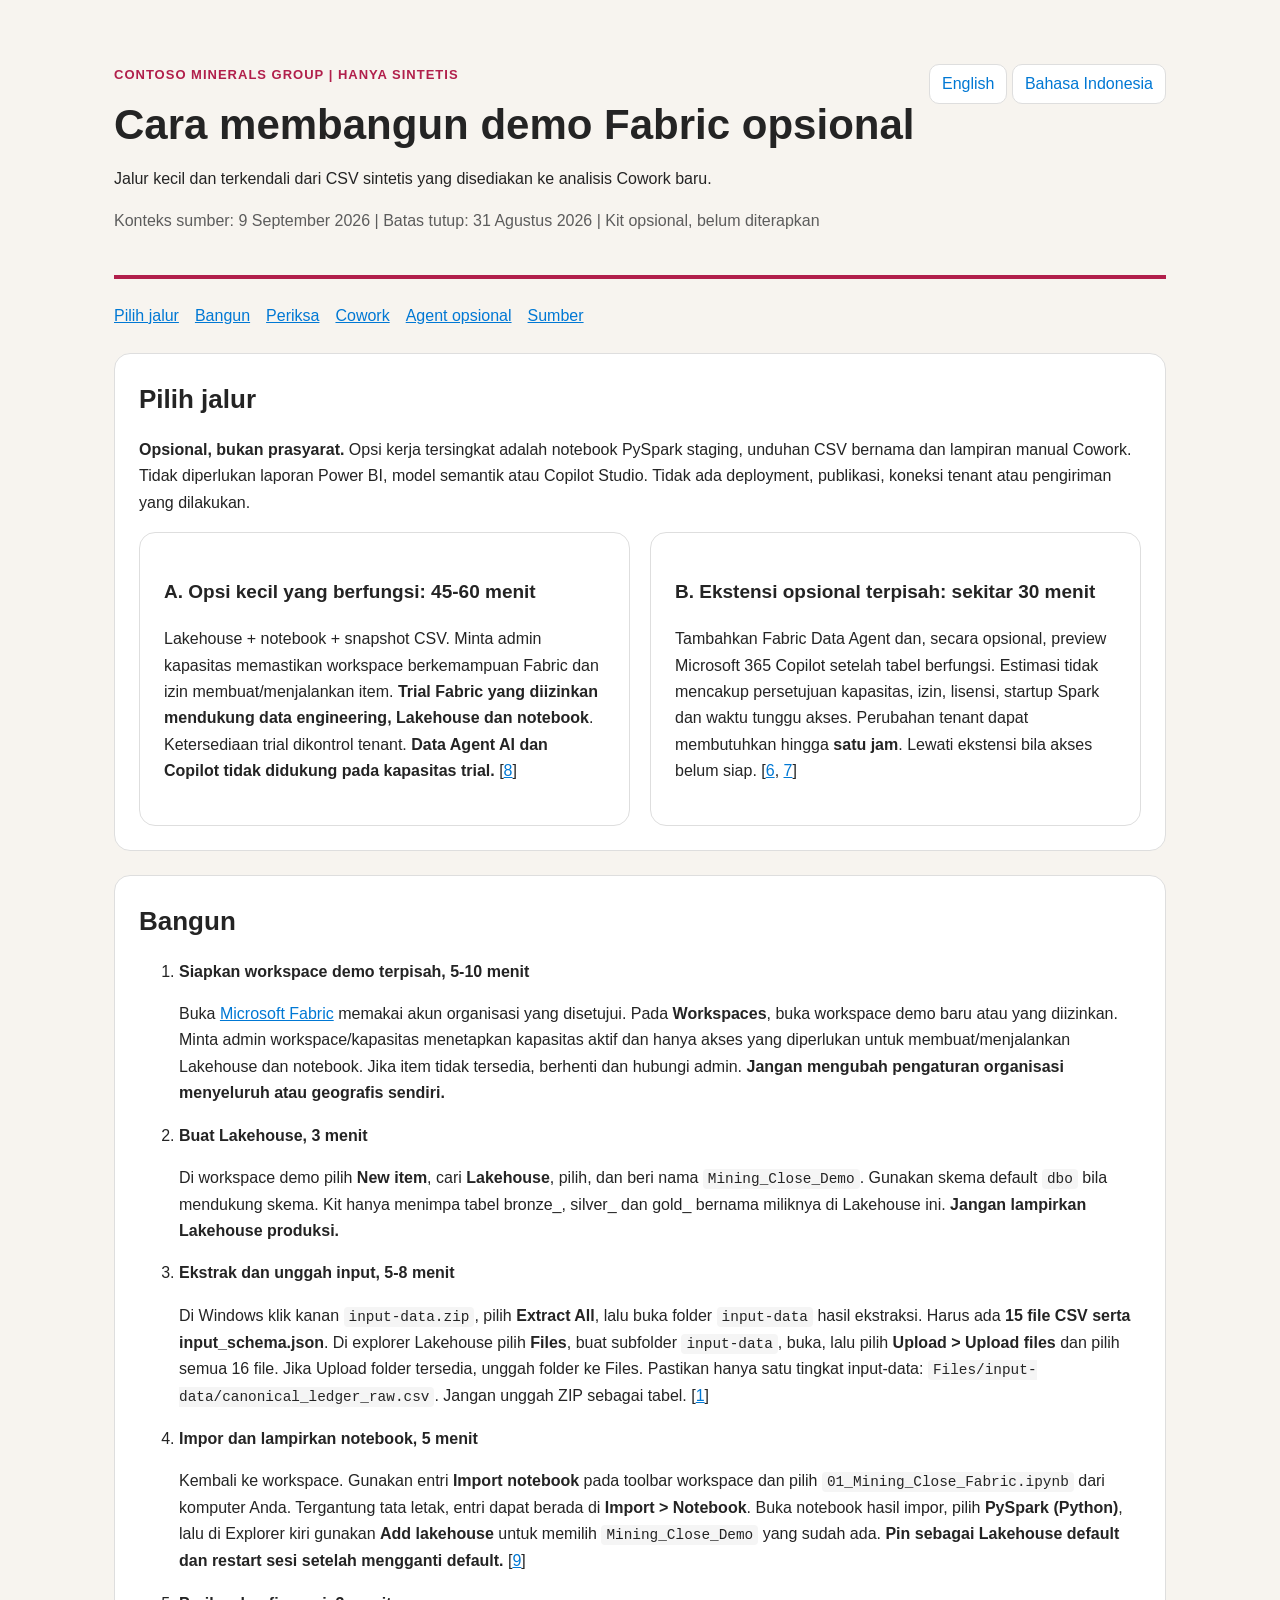
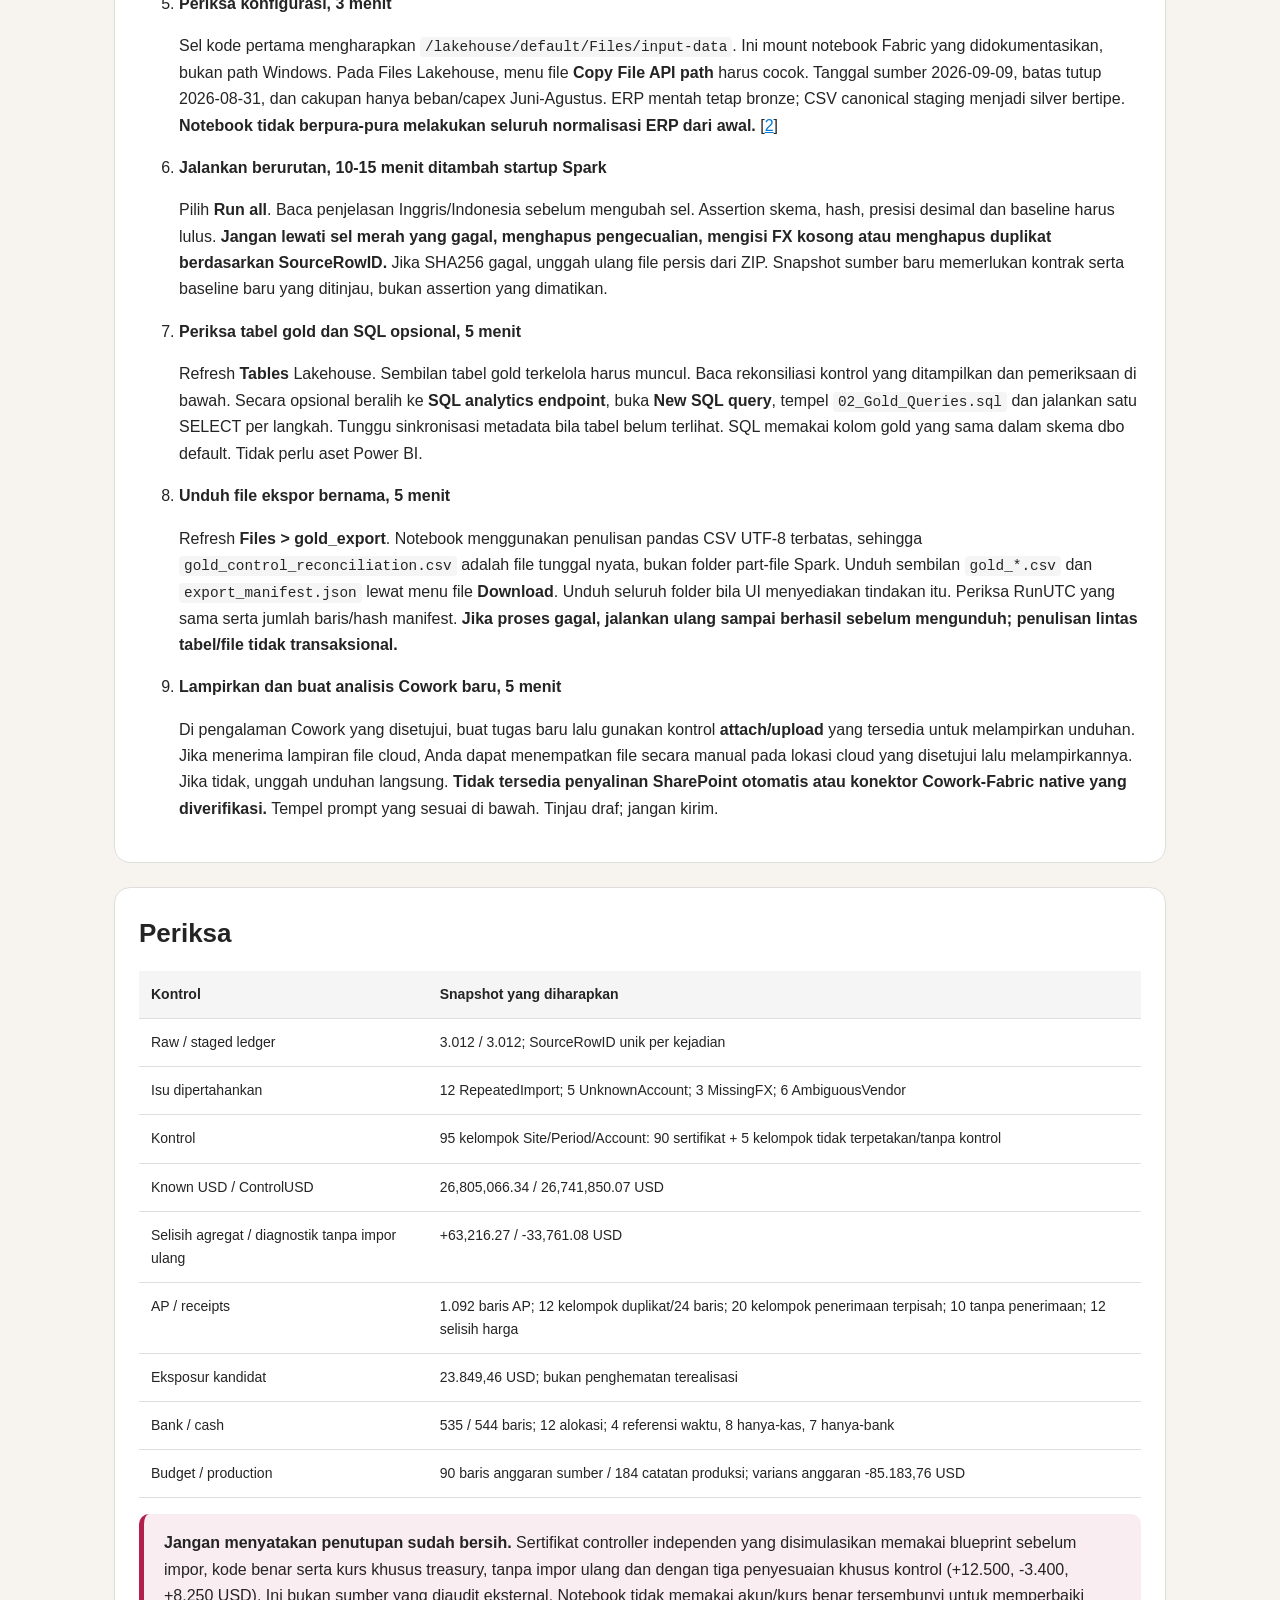
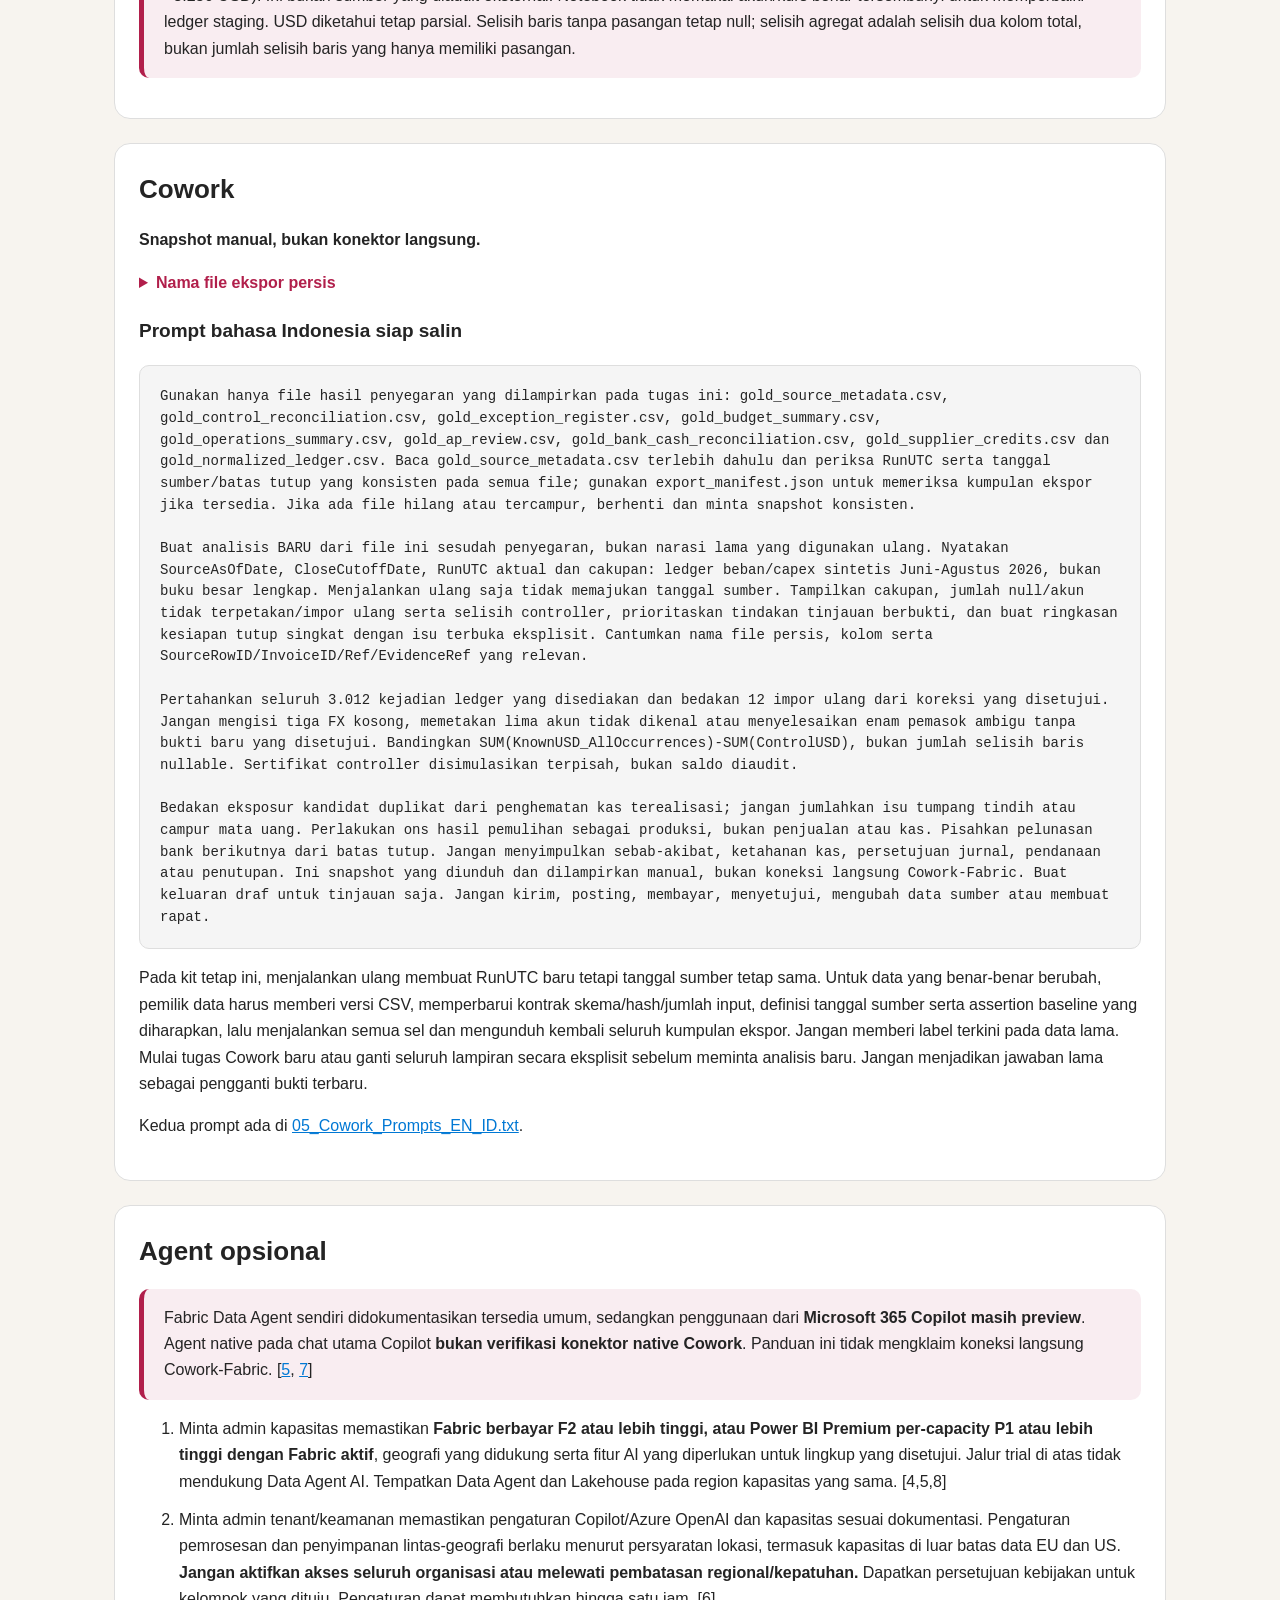
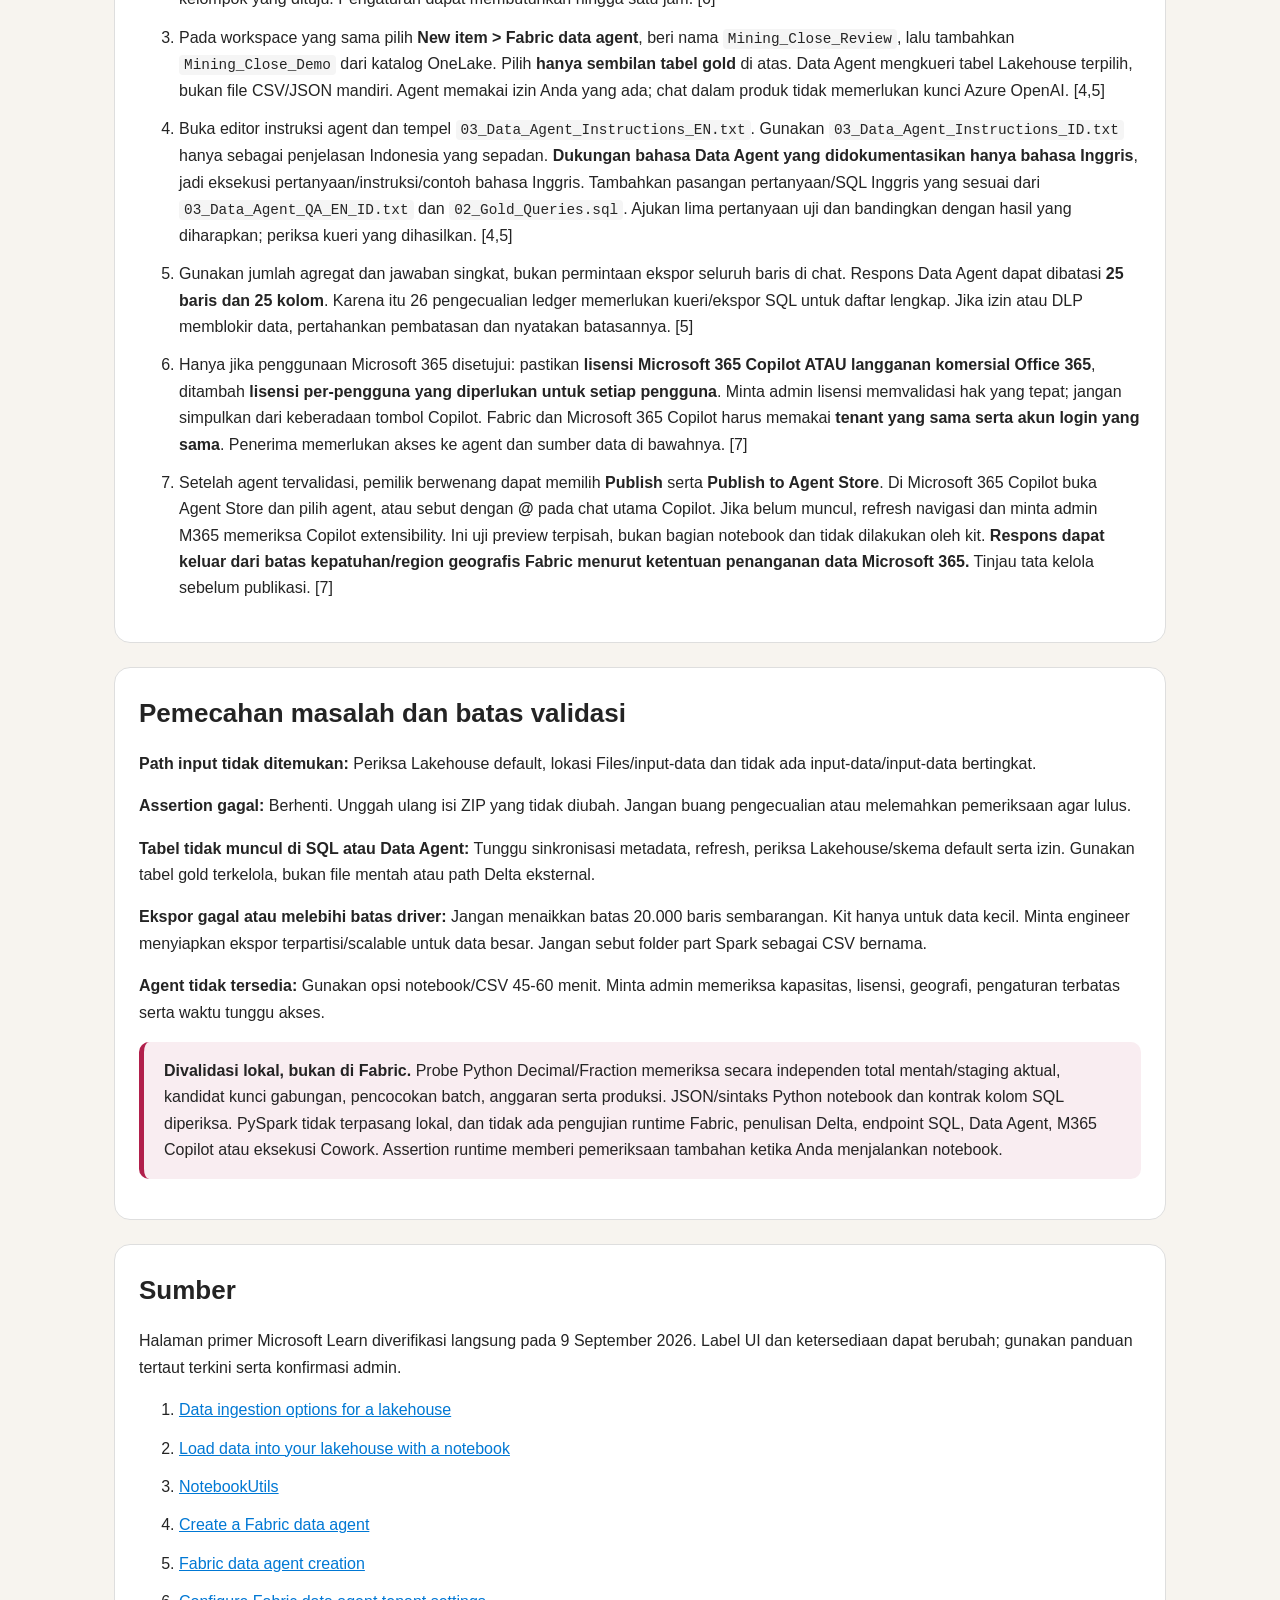
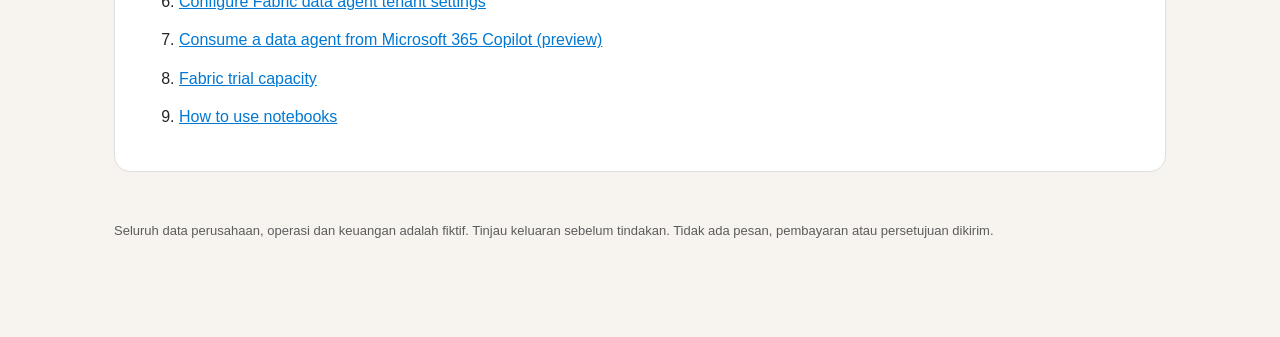
<file: fabric/04_Fabric_Build_ID.html>
<!doctype html><html lang="id"><head><meta charset="utf-8"><meta name="viewport" content="width=device-width,initial-scale=1"><script>
  (() => {
    const param = new URLSearchParams(window.location.search).get("scoutTheme");
    const theme =
      param || (window.matchMedia("(prefers-color-scheme: dark)").matches ? "dark" : "light");
    document.documentElement.setAttribute("data-theme", theme);
  })();
</script><title>Cara membangun demo Fabric opsional</title><style>
:root {
  color-scheme: light;
  --cp-bg: #f7f4ef;
  --cp-bg-elevated: #fcfbf8;
  --cp-surface: #ffffff;
  --cp-surface-soft: #f5f5f5;
  --cp-border: #dedede;
  --cp-border-strong: #919191;
  --cp-text: #242424;
  --cp-text-muted: #5c5c5c;
  --cp-text-soft: #6f6f6f;
  --cp-accent: #b11f4b;
  --cp-accent-hover: #9a1a41;
  --cp-accent-soft: rgba(177, 31, 75, 0.08);
  --cp-accent-fg: #ffffff;
  --cp-success: #16a34a;
  --cp-danger: #dc2626;
  --cp-warning: #f59e0b;
  --cp-link: #0078d4;
  --cp-shadow: 0 18px 48px rgba(0, 0, 0, 0.12);
  --cp-overlay: rgba(255, 255, 255, 0.8);
  --cp-panel: rgba(255, 255, 255, 0.86);
  --cp-panel-strong: rgba(255, 255, 255, 0.96);
  --cp-sheen: rgba(255, 255, 255, 0.55);
  --cp-highlight: rgba(177, 31, 75, 0.12);
}
html[data-theme="dark"] {
  color-scheme: dark;
  --cp-bg: #3d3b3a;
  --cp-bg-elevated: #343231;
  --cp-surface: #292929;
  --cp-surface-soft: #2e2e2e;
  --cp-border: #474747;
  --cp-border-strong: #5f5f5f;
  --cp-text: #dedede;
  --cp-text-muted: #919191;
  --cp-text-soft: #b0b0b0;
  --cp-accent: #fd8ea1;
  --cp-accent-hover: #fb7b91;
  --cp-accent-soft: rgba(253, 142, 161, 0.14);
  --cp-accent-fg: #1a1a1a;
  --cp-success: #4ade80;
  --cp-danger: #f87171;
  --cp-warning: #fbbf24;
  --cp-link: #4da6ff;
  --cp-shadow: 0 18px 48px rgba(0, 0, 0, 0.32);
  --cp-overlay: rgba(41, 41, 41, 0.88);
  --cp-panel: rgba(41, 41, 41, 0.72);
  --cp-panel-strong: rgba(41, 41, 41, 0.96);
  --cp-sheen: rgba(255, 255, 255, 0.04);
  --cp-highlight: rgba(253, 142, 161, 0.12);
}

*{box-sizing:border-box}body{margin:0;background:var(--cp-bg);color:var(--cp-text);font:16px/1.65 "Segoe UI",Aptos,Calibri,-apple-system,BlinkMacSystemFont,sans-serif}
main{max-width:1100px;margin:0 auto;padding:40px 24px 72px}header{border-bottom:4px solid var(--cp-accent);padding:24px 0}
h1{font-size:42px;line-height:1.15;max-width:850px;margin:16px 0}h2{font-size:26px;margin:0 0 16px}h3{font-size:19px}
.eyebrow{color:var(--cp-accent);text-transform:uppercase;letter-spacing:1px;font-size:13px;font-weight:700}.muted{color:var(--cp-text-muted)}
.lang{float:right}a{color:var(--cp-link)}.lang a,.pill{display:inline-block;padding:6px 12px;border:1px solid var(--cp-border);border-radius:.625rem;text-decoration:none;background:var(--cp-surface)}
nav{display:flex;gap:16px;flex-wrap:wrap;margin:24px 0}.grid{display:grid;grid-template-columns:1fr 1fr;gap:20px}
section,.card{padding:24px;border:1px solid var(--cp-border);background:var(--cp-surface);border-radius:16px;margin:24px 0}
.card{margin:0}.callout{padding:16px 20px;border-left:5px solid var(--cp-accent);background:var(--cp-accent-soft);border-radius:.625rem}
strong{font-weight:700}li{margin:12px 0}code,pre{font-family:Consolas,"Courier New",Courier,monospace}
code{font-size:.9em;background:var(--cp-surface-soft);padding:2px 5px;border-radius:4px}
pre{white-space:pre-wrap;overflow-wrap:anywhere;background:var(--cp-surface-soft);border:1px solid var(--cp-border);border-radius:.625rem;padding:20px;font-size:14px;line-height:1.55}
table{width:100%;border-collapse:collapse;font-size:14px}th,td{text-align:left;padding:12px;border-bottom:1px solid var(--cp-border);vertical-align:top}th{background:var(--cp-surface-soft)}
.table-wrap{overflow:auto}.small{font-size:14px}.badge{display:inline-block;color:var(--cp-accent);font-weight:700}.files code{overflow-wrap:anywhere}
footer{padding:24px 0;color:var(--cp-text-muted);font-size:13px}details{margin:16px 0}summary{cursor:pointer;color:var(--cp-accent);font-weight:700}
@media(max-width:760px){main{padding:16px}h1{font-size:32px}.grid{grid-template-columns:1fr}.lang{float:none}section{padding:18px}}
@media print{body{background:var(--cp-surface)}main{max-width:none}section{break-inside:avoid}nav,.lang{display:none}a{color:var(--cp-text)}pre{font-size:11px}}
</style></head><body><main>
<header><div class="lang"><a href="04_Fabric_Build_EN.html" lang="en">English</a> <a href="04_Fabric_Build_ID.html" lang="id">Bahasa Indonesia</a></div><div class="eyebrow">Contoso Minerals Group | Hanya sintetis</div><h1>Cara membangun demo Fabric opsional</h1><p>Jalur kecil dan terkendali dari CSV sintetis yang disediakan ke analisis Cowork baru.</p><p class="muted">Konteks sumber: 9 September 2026 | Batas tutup: 31 Agustus 2026 | Kit opsional, belum diterapkan</p></header>
<nav><a href="#paths">Pilih jalur</a><a href="#build">Bangun</a><a href="#check">Periksa</a><a href="#cowork">Cowork</a><a href="#agent">Agent opsional</a><a href="#sources">Sumber</a></nav>
<section id="paths"><h2>Pilih jalur</h2><p><strong>Opsional, bukan prasyarat.</strong> Opsi kerja tersingkat adalah notebook PySpark staging, unduhan CSV bernama dan lampiran manual Cowork. Tidak diperlukan laporan Power BI, model semantik atau Copilot Studio. Tidak ada deployment, publikasi, koneksi tenant atau pengiriman yang dilakukan.</p><div class="grid"><div class="card"><h3>A. Opsi kecil yang berfungsi: 45-60 menit</h3><p>Lakehouse + notebook + snapshot CSV. Minta admin kapasitas memastikan workspace berkemampuan Fabric dan izin membuat/menjalankan item. <strong>Trial Fabric yang diizinkan mendukung data engineering, Lakehouse dan notebook</strong>. Ketersediaan trial dikontrol tenant. <strong>Data Agent AI dan Copilot tidak didukung pada kapasitas trial.</strong> [<a href='#src8'>8</a>]</p></div><div class="card"><h3>B. Ekstensi opsional terpisah: sekitar 30 menit</h3><p>Tambahkan Fabric Data Agent dan, secara opsional, preview Microsoft 365 Copilot setelah tabel berfungsi. Estimasi tidak mencakup persetujuan kapasitas, izin, lisensi, startup Spark dan waktu tunggu akses. Perubahan tenant dapat membutuhkan hingga <strong>satu jam</strong>. Lewati ekstensi bila akses belum siap. [<a href='#src6'>6</a>, <a href='#src7'>7</a>]</p></div></div></section><section id="build"><h2>Bangun</h2><ol><li><strong>Siapkan workspace demo terpisah, 5-10 menit</strong><p>Buka <a href='https://app.fabric.microsoft.com'>Microsoft Fabric</a> memakai akun organisasi yang disetujui. Pada <strong>Workspaces</strong>, buka workspace demo baru atau yang diizinkan. Minta admin workspace/kapasitas menetapkan kapasitas aktif dan hanya akses yang diperlukan untuk membuat/menjalankan Lakehouse dan notebook. Jika item tidak tersedia, berhenti dan hubungi admin. <strong>Jangan mengubah pengaturan organisasi menyeluruh atau geografis sendiri.</strong></p></li><li><strong>Buat Lakehouse, 3 menit</strong><p>Di workspace demo pilih <strong>New item</strong>, cari <strong>Lakehouse</strong>, pilih, dan beri nama <code>Mining_Close_Demo</code>. Gunakan skema default <code>dbo</code> bila mendukung skema. Kit hanya menimpa tabel bronze_, silver_ dan gold_ bernama miliknya di Lakehouse ini. <strong>Jangan lampirkan Lakehouse produksi.</strong></p></li><li><strong>Ekstrak dan unggah input, 5-8 menit</strong><p>Di Windows klik kanan <code>input-data.zip</code>, pilih <strong>Extract All</strong>, lalu buka folder <code>input-data</code> hasil ekstraksi. Harus ada <strong>15 file CSV serta input_schema.json</strong>. Di explorer Lakehouse pilih <strong>Files</strong>, buat subfolder <code>input-data</code>, buka, lalu pilih <strong>Upload &gt; Upload files</strong> dan pilih semua 16 file. Jika Upload folder tersedia, unggah folder ke Files. Pastikan hanya satu tingkat input-data: <code>Files/input-data/canonical_ledger_raw.csv</code>. Jangan unggah ZIP sebagai tabel. [<a href='#src1'>1</a>]</p></li><li><strong>Impor dan lampirkan notebook, 5 menit</strong><p>Kembali ke workspace. Gunakan entri <strong>Import notebook</strong> pada toolbar workspace dan pilih <code>01_Mining_Close_Fabric.ipynb</code> dari komputer Anda. Tergantung tata letak, entri dapat berada di <strong>Import &gt; Notebook</strong>. Buka notebook hasil impor, pilih <strong>PySpark (Python)</strong>, lalu di Explorer kiri gunakan <strong>Add lakehouse</strong> untuk memilih <code>Mining_Close_Demo</code> yang sudah ada. <strong>Pin sebagai Lakehouse default dan restart sesi setelah mengganti default.</strong> [<a href='#src9'>9</a>]</p></li><li><strong>Periksa konfigurasi, 3 menit</strong><p>Sel kode pertama mengharapkan <code>/lakehouse/default/Files/input-data</code>. Ini mount notebook Fabric yang didokumentasikan, bukan path Windows. Pada Files Lakehouse, menu file <strong>Copy File API path</strong> harus cocok. Tanggal sumber 2026-09-09, batas tutup 2026-08-31, dan cakupan hanya beban/capex Juni-Agustus. ERP mentah tetap bronze; CSV canonical staging menjadi silver bertipe. <strong>Notebook tidak berpura-pura melakukan seluruh normalisasi ERP dari awal.</strong> [<a href='#src2'>2</a>]</p></li><li><strong>Jalankan berurutan, 10-15 menit ditambah startup Spark</strong><p>Pilih <strong>Run all</strong>. Baca penjelasan Inggris/Indonesia sebelum mengubah sel. Assertion skema, hash, presisi desimal dan baseline harus lulus. <strong>Jangan lewati sel merah yang gagal, menghapus pengecualian, mengisi FX kosong atau menghapus duplikat berdasarkan SourceRowID.</strong> Jika SHA256 gagal, unggah ulang file persis dari ZIP. Snapshot sumber baru memerlukan kontrak serta baseline baru yang ditinjau, bukan assertion yang dimatikan.</p></li><li><strong>Periksa tabel gold dan SQL opsional, 5 menit</strong><p>Refresh <strong>Tables</strong> Lakehouse. Sembilan tabel gold terkelola harus muncul. Baca rekonsiliasi kontrol yang ditampilkan dan pemeriksaan di bawah. Secara opsional beralih ke <strong>SQL analytics endpoint</strong>, buka <strong>New SQL query</strong>, tempel <code>02_Gold_Queries.sql</code> dan jalankan satu SELECT per langkah. Tunggu sinkronisasi metadata bila tabel belum terlihat. SQL memakai kolom gold yang sama dalam skema dbo default. Tidak perlu aset Power BI.</p></li><li><strong>Unduh file ekspor bernama, 5 menit</strong><p>Refresh <strong>Files &gt; gold_export</strong>. Notebook menggunakan penulisan pandas CSV UTF-8 terbatas, sehingga <code>gold_control_reconciliation.csv</code> adalah file tunggal nyata, bukan folder part-file Spark. Unduh sembilan <code>gold_*.csv</code> dan <code>export_manifest.json</code> lewat menu file <strong>Download</strong>. Unduh seluruh folder bila UI menyediakan tindakan itu. Periksa RunUTC yang sama serta jumlah baris/hash manifest. <strong>Jika proses gagal, jalankan ulang sampai berhasil sebelum mengunduh; penulisan lintas tabel/file tidak transaksional.</strong></p></li><li><strong>Lampirkan dan buat analisis Cowork baru, 5 menit</strong><p>Di pengalaman Cowork yang disetujui, buat tugas baru lalu gunakan kontrol <strong>attach/upload</strong> yang tersedia untuk melampirkan unduhan. Jika menerima lampiran file cloud, Anda dapat menempatkan file secara manual pada lokasi cloud yang disetujui lalu melampirkannya. Jika tidak, unggah unduhan langsung. <strong>Tidak tersedia penyalinan SharePoint otomatis atau konektor Cowork-Fabric native yang diverifikasi.</strong> Tempel prompt yang sesuai di bawah. Tinjau draf; jangan kirim.</p></li></ol></section><section id="check"><h2>Periksa</h2><div class="table-wrap"><table><thead><tr><th>Kontrol</th><th>Snapshot yang diharapkan</th></tr></thead><tbody><tr><td>Raw / staged ledger</td><td>3.012 / 3.012; SourceRowID unik per kejadian</td></tr><tr><td>Isu dipertahankan</td><td>12 RepeatedImport; 5 UnknownAccount; 3 MissingFX; 6 AmbiguousVendor</td></tr><tr><td>Kontrol</td><td>95 kelompok Site/Period/Account: 90 sertifikat + 5 kelompok tidak terpetakan/tanpa kontrol</td></tr><tr><td>Known USD / ControlUSD</td><td>26,805,066.34 / 26,741,850.07 USD</td></tr><tr><td>Selisih agregat / diagnostik tanpa impor ulang</td><td>+63,216.27 / -33,761.08 USD</td></tr><tr><td>AP / receipts</td><td>1.092 baris AP; 12 kelompok duplikat/24 baris; 20 kelompok penerimaan terpisah; 10 tanpa penerimaan; 12 selisih harga</td></tr><tr><td>Eksposur kandidat</td><td>23.849,46 USD; bukan penghematan terealisasi</td></tr><tr><td>Bank / cash</td><td>535 / 544 baris; 12 alokasi; 4 referensi waktu, 8 hanya-kas, 7 hanya-bank</td></tr><tr><td>Budget / production</td><td>90 baris anggaran sumber / 184 catatan produksi; varians anggaran -85.183,76 USD</td></tr></tbody></table></div><p class="callout"><strong>Jangan menyatakan penutupan sudah bersih.</strong> Sertifikat controller independen yang disimulasikan memakai blueprint sebelum impor, kode benar serta kurs khusus treasury, tanpa impor ulang dan dengan tiga penyesuaian khusus kontrol (+12.500, -3.400, +8.250 USD). Ini bukan sumber yang diaudit eksternal. Notebook tidak memakai akun/kurs benar tersembunyi untuk memperbaiki ledger staging. USD diketahui tetap parsial. Selisih baris tanpa pasangan tetap null; selisih agregat adalah selisih dua kolom total, bukan jumlah selisih baris yang hanya memiliki pasangan.</p></section><section id="cowork"><h2>Cowork</h2><p><strong>Snapshot manual, bukan konektor langsung.</strong></p><details><summary>Nama file ekspor persis</summary><ul class="files"><li><code>gold_normalized_ledger.csv</code></li><li><code>gold_control_reconciliation.csv</code></li><li><code>gold_ap_review.csv</code></li><li><code>gold_bank_cash_reconciliation.csv</code></li><li><code>gold_supplier_credits.csv</code></li><li><code>gold_budget_summary.csv</code></li><li><code>gold_operations_summary.csv</code></li><li><code>gold_exception_register.csv</code></li><li><code>gold_source_metadata.csv</code></li></ul><p><code>export_manifest.json</code></p></details><h3>Prompt bahasa Indonesia siap salin</h3><pre>Gunakan hanya file hasil penyegaran yang dilampirkan pada tugas ini: gold_source_metadata.csv, gold_control_reconciliation.csv, gold_exception_register.csv, gold_budget_summary.csv, gold_operations_summary.csv, gold_ap_review.csv, gold_bank_cash_reconciliation.csv, gold_supplier_credits.csv dan gold_normalized_ledger.csv. Baca gold_source_metadata.csv terlebih dahulu dan periksa RunUTC serta tanggal sumber/batas tutup yang konsisten pada semua file; gunakan export_manifest.json untuk memeriksa kumpulan ekspor jika tersedia. Jika ada file hilang atau tercampur, berhenti dan minta snapshot konsisten.

Buat analisis BARU dari file ini sesudah penyegaran, bukan narasi lama yang digunakan ulang. Nyatakan SourceAsOfDate, CloseCutoffDate, RunUTC aktual dan cakupan: ledger beban/capex sintetis Juni-Agustus 2026, bukan buku besar lengkap. Menjalankan ulang saja tidak memajukan tanggal sumber. Tampilkan cakupan, jumlah null/akun tidak terpetakan/impor ulang serta selisih controller, prioritaskan tindakan tinjauan berbukti, dan buat ringkasan kesiapan tutup singkat dengan isu terbuka eksplisit. Cantumkan nama file persis, kolom serta SourceRowID/InvoiceID/Ref/EvidenceRef yang relevan.

Pertahankan seluruh 3.012 kejadian ledger yang disediakan dan bedakan 12 impor ulang dari koreksi yang disetujui. Jangan mengisi tiga FX kosong, memetakan lima akun tidak dikenal atau menyelesaikan enam pemasok ambigu tanpa bukti baru yang disetujui. Bandingkan SUM(KnownUSD_AllOccurrences)-SUM(ControlUSD), bukan jumlah selisih baris nullable. Sertifikat controller disimulasikan terpisah, bukan saldo diaudit.

Bedakan eksposur kandidat duplikat dari penghematan kas terealisasi; jangan jumlahkan isu tumpang tindih atau campur mata uang. Perlakukan ons hasil pemulihan sebagai produksi, bukan penjualan atau kas. Pisahkan pelunasan bank berikutnya dari batas tutup. Jangan menyimpulkan sebab-akibat, ketahanan kas, persetujuan jurnal, pendanaan atau penutupan. Ini snapshot yang diunduh dan dilampirkan manual, bukan koneksi langsung Cowork-Fabric. Buat keluaran draf untuk tinjauan saja. Jangan kirim, posting, membayar, menyetujui, mengubah data sumber atau membuat rapat.</pre><p>Pada kit tetap ini, menjalankan ulang membuat RunUTC baru tetapi tanggal sumber tetap sama. Untuk data yang benar-benar berubah, pemilik data harus memberi versi CSV, memperbarui kontrak skema/hash/jumlah input, definisi tanggal sumber serta assertion baseline yang diharapkan, lalu menjalankan semua sel dan mengunduh kembali seluruh kumpulan ekspor. Jangan memberi label terkini pada data lama. Mulai tugas Cowork baru atau ganti seluruh lampiran secara eksplisit sebelum meminta analisis baru. Jangan menjadikan jawaban lama sebagai pengganti bukti terbaru.</p><p>Kedua prompt ada di <a href="05_Cowork_Prompts_EN_ID.txt">05_Cowork_Prompts_EN_ID.txt</a>.</p></section><section id="agent"><h2>Agent opsional</h2><p class="callout">Fabric Data Agent sendiri didokumentasikan tersedia umum, sedangkan penggunaan dari <strong>Microsoft 365 Copilot masih preview</strong>. Agent native pada chat utama Copilot <strong>bukan verifikasi konektor native Cowork</strong>. Panduan ini tidak mengklaim koneksi langsung Cowork-Fabric. [<a href='#src5'>5</a>, <a href='#src7'>7</a>]</p><ol><li>Minta admin kapasitas memastikan <strong>Fabric berbayar F2 atau lebih tinggi, atau Power BI Premium per-capacity P1 atau lebih tinggi dengan Fabric aktif</strong>, geografi yang didukung serta fitur AI yang diperlukan untuk lingkup yang disetujui. Jalur trial di atas tidak mendukung Data Agent AI. Tempatkan Data Agent dan Lakehouse pada region kapasitas yang sama. [4,5,8]</li><li>Minta admin tenant/keamanan memastikan pengaturan Copilot/Azure OpenAI dan kapasitas sesuai dokumentasi. Pengaturan pemrosesan dan penyimpanan lintas-geografi berlaku menurut persyaratan lokasi, termasuk kapasitas di luar batas data EU dan US. <strong>Jangan aktifkan akses seluruh organisasi atau melewati pembatasan regional/kepatuhan.</strong> Dapatkan persetujuan kebijakan untuk kelompok yang dituju. Pengaturan dapat membutuhkan hingga satu jam. [6]</li><li>Pada workspace yang sama pilih <strong>New item &gt; Fabric data agent</strong>, beri nama <code>Mining_Close_Review</code>, lalu tambahkan <code>Mining_Close_Demo</code> dari katalog OneLake. Pilih <strong>hanya sembilan tabel gold</strong> di atas. Data Agent mengkueri tabel Lakehouse terpilih, bukan file CSV/JSON mandiri. Agent memakai izin Anda yang ada; chat dalam produk tidak memerlukan kunci Azure OpenAI. [4,5]</li><li>Buka editor instruksi agent dan tempel <code>03_Data_Agent_Instructions_EN.txt</code>. Gunakan <code>03_Data_Agent_Instructions_ID.txt</code> hanya sebagai penjelasan Indonesia yang sepadan. <strong>Dukungan bahasa Data Agent yang didokumentasikan hanya bahasa Inggris</strong>, jadi eksekusi pertanyaan/instruksi/contoh bahasa Inggris. Tambahkan pasangan pertanyaan/SQL Inggris yang sesuai dari <code>03_Data_Agent_QA_EN_ID.txt</code> dan <code>02_Gold_Queries.sql</code>. Ajukan lima pertanyaan uji dan bandingkan dengan hasil yang diharapkan; periksa kueri yang dihasilkan. [4,5]</li><li>Gunakan jumlah agregat dan jawaban singkat, bukan permintaan ekspor seluruh baris di chat. Respons Data Agent dapat dibatasi <strong>25 baris dan 25 kolom</strong>. Karena itu 26 pengecualian ledger memerlukan kueri/ekspor SQL untuk daftar lengkap. Jika izin atau DLP memblokir data, pertahankan pembatasan dan nyatakan batasannya. [5]</li><li>Hanya jika penggunaan Microsoft 365 disetujui: pastikan <strong>lisensi Microsoft 365 Copilot ATAU langganan komersial Office 365</strong>, ditambah <strong>lisensi per-pengguna yang diperlukan untuk setiap pengguna</strong>. Minta admin lisensi memvalidasi hak yang tepat; jangan simpulkan dari keberadaan tombol Copilot. Fabric dan Microsoft 365 Copilot harus memakai <strong>tenant yang sama serta akun login yang sama</strong>. Penerima memerlukan akses ke agent dan sumber data di bawahnya. [7]</li><li>Setelah agent tervalidasi, pemilik berwenang dapat memilih <strong>Publish</strong> serta <strong>Publish to Agent Store</strong>. Di Microsoft 365 Copilot buka Agent Store dan pilih agent, atau sebut dengan <strong>@</strong> pada chat utama Copilot. Jika belum muncul, refresh navigasi dan minta admin M365 memeriksa Copilot extensibility. Ini uji preview terpisah, bukan bagian notebook dan tidak dilakukan oleh kit. <strong>Respons dapat keluar dari batas kepatuhan/region geografis Fabric menurut ketentuan penanganan data Microsoft 365.</strong> Tinjau tata kelola sebelum publikasi. [7]</li></ol></section><section><h2>Pemecahan masalah dan batas validasi</h2><p><strong>Path input tidak ditemukan:</strong> Periksa Lakehouse default, lokasi Files/input-data dan tidak ada input-data/input-data bertingkat.</p><p><strong>Assertion gagal:</strong> Berhenti. Unggah ulang isi ZIP yang tidak diubah. Jangan buang pengecualian atau melemahkan pemeriksaan agar lulus.</p><p><strong>Tabel tidak muncul di SQL atau Data Agent:</strong> Tunggu sinkronisasi metadata, refresh, periksa Lakehouse/skema default serta izin. Gunakan tabel gold terkelola, bukan file mentah atau path Delta eksternal.</p><p><strong>Ekspor gagal atau melebihi batas driver:</strong> Jangan menaikkan batas 20.000 baris sembarangan. Kit hanya untuk data kecil. Minta engineer menyiapkan ekspor terpartisi/scalable untuk data besar. Jangan sebut folder part Spark sebagai CSV bernama.</p><p><strong>Agent tidak tersedia:</strong> Gunakan opsi notebook/CSV 45-60 menit. Minta admin memeriksa kapasitas, lisensi, geografi, pengaturan terbatas serta waktu tunggu akses.</p><p class="callout"><strong>Divalidasi lokal, bukan di Fabric.</strong> Probe Python Decimal/Fraction memeriksa secara independen total mentah/staging aktual, kandidat kunci gabungan, pencocokan batch, anggaran serta produksi. JSON/sintaks Python notebook dan kontrak kolom SQL diperiksa. PySpark tidak terpasang lokal, dan tidak ada pengujian runtime Fabric, penulisan Delta, endpoint SQL, Data Agent, M365 Copilot atau eksekusi Cowork. Assertion runtime memberi pemeriksaan tambahan ketika Anda menjalankan notebook.</p></section><section id="sources"><h2>Sumber</h2><p>Halaman primer Microsoft Learn diverifikasi langsung pada 9 September 2026. Label UI dan ketersediaan dapat berubah; gunakan panduan tertaut terkini serta konfirmasi admin.</p><ol><li id="src1"><a href="https://learn.microsoft.com/en-us/fabric/data-engineering/load-data-lakehouse">Data ingestion options for a lakehouse</a></li><li id="src2"><a href="https://learn.microsoft.com/en-us/fabric/data-engineering/lakehouse-notebook-load-data">Load data into your lakehouse with a notebook</a></li><li id="src3"><a href="https://learn.microsoft.com/en-us/fabric/data-engineering/notebook-utilities">NotebookUtils</a></li><li id="src4"><a href="https://learn.microsoft.com/en-us/fabric/data-science/how-to-create-data-agent">Create a Fabric data agent</a></li><li id="src5"><a href="https://learn.microsoft.com/en-us/fabric/data-science/concept-data-agent">Fabric data agent creation</a></li><li id="src6"><a href="https://learn.microsoft.com/en-us/fabric/data-science/data-agent-tenant-settings">Configure Fabric data agent tenant settings</a></li><li id="src7"><a href="https://learn.microsoft.com/en-us/fabric/data-science/data-agent-microsoft-365-copilot">Consume a data agent from Microsoft 365 Copilot (preview)</a></li><li id="src8"><a href="https://learn.microsoft.com/en-us/fabric/fundamentals/fabric-trial">Fabric trial capacity</a></li><li id="src9"><a href="https://learn.microsoft.com/en-us/fabric/data-engineering/how-to-use-notebook">How to use notebooks</a></li></ol></section><footer>Seluruh data perusahaan, operasi dan keuangan adalah fiktif. Tinjau keluaran sebelum tindakan. Tidak ada pesan, pembayaran atau persetujuan dikirim.</footer>
</main></body></html>
</file>
<file: portal/styles.css>
* { box-sizing: border-box; }
body { margin: 0; background: var(--cp-bg); color: var(--cp-text); font: 15px/1.55 "Segoe UI", Aptos, Calibri, -apple-system, BlinkMacSystemFont, sans-serif; }
button, input, select, textarea { font: inherit; }
button, input, select, textarea, a { -webkit-tap-highlight-color: var(--cp-highlight); }
button { cursor: pointer; min-height: 44px; border: 1px solid var(--cp-border-strong); border-radius: 0.625rem; padding: 10px 16px; background: var(--cp-surface); color: var(--cp-text); font-weight: 600; }
button:hover:not(:disabled) { background: var(--cp-surface-soft); border-color: var(--cp-accent); }
button:disabled { cursor: not-allowed; color: var(--cp-text-muted); background: var(--cp-surface-soft); border-color: var(--cp-border); }
:focus-visible { outline: 3px solid var(--cp-accent); outline-offset: 3px; }
a { color: var(--cp-link); text-underline-offset: 3px; }
[hidden] { display: none !important; }
h1, h2, h3, p { margin-top: 0; }
h1 { font-size: clamp(32px, 4vw, 44px); line-height: 1.15; letter-spacing: -1px; margin-bottom: 12px; font-weight: 650; }
h2 { font-size: 24px; line-height: 1.3; font-weight: 650; margin-bottom: 8px; }
h3 { font-size: 18px; line-height: 1.4; margin-bottom: 16px; }
p { margin-bottom: 16px; }
main { max-width: 1440px; margin: 0 auto; padding: 32px; }
.masthead { min-height: 88px; border-bottom: 1px solid var(--cp-border); background: var(--cp-bg-elevated); padding: 20px 32px; display: flex; justify-content: space-between; align-items: center; gap: 16px; }
.brand, .header-tools { display: flex; align-items: center; gap: 16px; }
.brand strong { font-size: 12px; letter-spacing: 1.6px; display: block; }
.brand span:not(.brand-mark) { display: block; font-size: 13px; color: var(--cp-text-soft); }
.brand-mark { width: 44px; height: 44px; display: grid; place-items: center; background: var(--cp-accent); color: var(--cp-accent-fg); border-radius: 0.625rem; font-weight: 750; }
.badge, .step-chip { border: 1px solid var(--cp-border); border-radius: 0.625rem; padding: 4px 12px; color: var(--cp-text-soft); background: var(--cp-surface); font-size: 12px; white-space: nowrap; }
.language { display: flex; gap: 4px; }
.language button { padding: 8px 12px; }
.language [aria-pressed="true"] { background: var(--cp-accent-soft); color: var(--cp-accent); border-color: var(--cp-accent); }
.page-heading { display: flex; justify-content: space-between; align-items: flex-start; gap: 24px; margin-bottom: 24px; }
.eyebrow { font-size: 11px; letter-spacing: 1.6px; font-weight: 700; color: var(--cp-accent); margin-bottom: 12px; }
.lead { color: var(--cp-text-soft); max-width: 700px; margin-bottom: 0; font-size: 16px; }
.dossier-state { min-width: 220px; border-left: 3px solid var(--cp-accent); padding: 8px 0 8px 16px; display: grid; gap: 4px; }
.meta-label, #save-state { color: var(--cp-text-soft); font-size: 12px; }
.notice { display: flex; align-items: flex-start; gap: 12px; border: 1px solid var(--cp-border); border-left: 3px solid var(--cp-accent); padding: 16px 20px; background: var(--cp-bg-elevated); border-radius: 0.625rem; margin-bottom: 20px; }
.notice p { margin: 0; }
.notice-icon { color: var(--cp-accent); border: 1px solid var(--cp-accent); border-radius: 50%; min-width: 24px; height: 24px; text-align: center; font-weight: 700; }
.danger { border-color: var(--cp-danger); }
.metric-strip { display: grid; grid-template-columns: repeat(4, 1fr); border: 1px solid var(--cp-border); border-radius: 16px; background: var(--cp-surface); margin: 24px 0 32px; overflow: hidden; }
.metric-strip > div { padding: 16px 24px; border-right: 1px solid var(--cp-border); }
.metric-strip > div:last-child { border-right: 0; }
.metric-strip span { display: block; font-size: 12px; color: var(--cp-text-soft); }
.metric-strip strong { font-size: 24px; font-weight: 600; font-variant-numeric: tabular-nums; }
.workflow-tabs { display: grid; grid-template-columns: repeat(4, 1fr); gap: 4px; border-bottom: 1px solid var(--cp-border); margin-bottom: 28px; }
.workflow-tabs button { border: 0; border-radius: 0.625rem 0.625rem 0 0; border-bottom: 3px solid var(--cp-border); background: var(--cp-bg); text-align: left; display: flex; align-items: center; gap: 12px; }
.workflow-tabs button > span:first-child { color: var(--cp-text-soft); font-size: 12px; }
.workflow-tabs [aria-selected="true"] { border-bottom-color: var(--cp-accent); color: var(--cp-accent); background: var(--cp-accent-soft); }
.section-heading { display: flex; justify-content: space-between; align-items: flex-start; gap: 16px; margin-bottom: 20px; }
.section-heading p { color: var(--cp-text-soft); max-width: 900px; margin-bottom: 0; }
.overview-grid { display: grid; grid-template-columns: minmax(0, 2.4fr) minmax(260px, 1fr); gap: 20px; align-items: start; }
.card { border: 1px solid var(--cp-border); border-radius: 16px; padding: 24px; background: var(--cp-surface); margin-bottom: 20px; min-width: 0; }
.card > p { color: var(--cp-text-soft); }
.guidance { background: var(--cp-bg-elevated); }
.guidance ol { padding-left: 20px; margin: 0 0 20px; }
.guidance li { margin-bottom: 16px; padding-left: 4px; }
.small { font-size: 12px; color: var(--cp-text-soft); }
.field-grid { display: grid; grid-template-columns: repeat(2, minmax(0, 1fr)); gap: 20px; }
.field-grid.four { grid-template-columns: repeat(4, minmax(0, 1fr)); }
.field-grid.three { grid-template-columns: repeat(3, minmax(0, 1fr)); }
.field { min-width: 0; }
.field.wide { grid-column: 1 / -1; }
label { display: block; font-weight: 600; font-size: 13px; margin-bottom: 6px; }
input:not([type="checkbox"]), select, textarea { width: 100%; min-width: 0; padding: 10px 12px; min-height: 44px; border: 1px solid var(--cp-border-strong); border-radius: 0.625rem; background: var(--cp-surface); color: var(--cp-text); }
input[type="file"] { background: var(--cp-surface-soft); }
input::file-selector-button { background: var(--cp-surface); color: var(--cp-text); border: 1px solid var(--cp-border-strong); border-radius: 0.625rem; padding: 8px; margin-right: 12px; cursor: pointer; }
.file-picker { position: relative; border: 1px dashed var(--cp-border-strong); border-radius: 0.625rem; padding: 16px; background: var(--cp-surface-soft); color: var(--cp-accent); font-weight: 600; text-align: center; }
.file-picker input[type="file"] { position: absolute; inset: 0; opacity: 0; cursor: pointer; height: 100%; }
.file-picker:focus-within { outline: 3px solid var(--cp-accent); outline-offset: 3px; }
textarea { resize: vertical; min-height: 104px; }
.field-help { color: var(--cp-text-soft); display: block; margin-top: 6px; font-size: 12px; }
[aria-invalid="true"] { border-color: var(--cp-danger) !important; }
.row-card { border-left: 3px solid var(--cp-accent); }
.row-heading { display: flex; gap: 12px; align-items: center; margin-bottom: 20px; }
.row-heading h3 { margin: 0; }
.row-heading span { color: var(--cp-text-soft); font-size: 12px; }
.primary { background: var(--cp-accent); color: var(--cp-accent-fg); border-color: var(--cp-accent); }
.primary:hover:not(:disabled) { background: var(--cp-accent-hover); border-color: var(--cp-accent-hover); }
.button-row { display: flex; flex-wrap: wrap; gap: 12px; }
#add-exception, #add-journal-line { margin-bottom: 24px; }
.empty { border: 1px dashed var(--cp-border-strong); border-radius: 0.625rem; padding: 24px; margin: 16px 0 20px; background: var(--cp-bg-elevated); color: var(--cp-text-soft); }
.empty strong { display: block; color: var(--cp-text); margin-bottom: 4px; font-weight: 600; }
.table-wrap { overflow-x: auto; max-width: 100%; margin-top: 16px; border: 1px solid var(--cp-border); border-radius: 0.625rem; }
table { width: 100%; border-collapse: collapse; font-size: 13px; }
caption { text-align: left; padding: 12px 16px; font-size: 12px; font-weight: 600; color: var(--cp-text-soft); background: var(--cp-bg-elevated); }
th, td { text-align: left; padding: 12px 16px; vertical-align: top; border-bottom: 1px solid var(--cp-border); overflow-wrap: anywhere; min-width: 100px; }
th { font-size: 11px; font-weight: 650; letter-spacing: 0.3px; background: var(--cp-surface-soft); color: var(--cp-text-soft); }
tr:last-child td { border-bottom: 0; }
.mono, .hash { font-family: Consolas, "Courier New", Courier, monospace; font-size: 12px; font-variant-numeric: tabular-nums; }
.hash { overflow-wrap: anywhere; min-width: 220px; }
.row-list { display: grid; gap: 8px; min-width: 180px; }
.balanced { color: var(--cp-text); border-left: 3px solid var(--cp-success); padding-left: 8px; }
.unbalanced { color: var(--cp-text); border-left: 3px solid var(--cp-danger); padding-left: 8px; }
.check-row { display: flex; align-items: flex-start; gap: 12px; padding: 16px 0; border-bottom: 1px solid var(--cp-border); cursor: pointer; font-size: 14px; }
.check-row input { width: 20px; height: 20px; accent-color: var(--cp-accent); flex: 0 0 auto; margin: 2px 0 0; }
.readiness { padding: 16px 0; font-weight: 600; }
.import-area { border-top: 1px solid var(--cp-border); margin-top: 24px; padding-top: 24px; }
.import-area button { margin-top: 12px; }
.review-meta { display: grid; grid-template-columns: repeat(3, minmax(0, 1fr)); gap: 16px; margin: 0 0 24px; }
.review-meta dt { color: var(--cp-text-soft); font-size: 12px; }
.review-meta dd { margin: 4px 0 0; font-weight: 600; overflow-wrap: anywhere; }
.narrative-text { white-space: pre-wrap; overflow-wrap: anywhere; border-left: 3px solid var(--cp-accent); padding: 12px 20px; background: var(--cp-bg-elevated); }
.validation-panel { margin-top: 24px; border-color: var(--cp-danger); }
.validation-panel li { padding: 8px 0; }
.action-bar { display: flex; justify-content: space-between; align-items: center; flex-wrap: wrap; gap: 16px; padding: 20px 0; border-top: 1px solid var(--cp-border); margin-top: 28px; }
.action-bar > span { max-width: 480px; }
footer { padding: 24px 32px; display: flex; justify-content: space-between; gap: 24px; border-top: 1px solid var(--cp-border); color: var(--cp-text-soft); font-size: 12px; }
.skip { position: absolute; left: 16px; top: -100px; background: var(--cp-surface); border: 2px solid var(--cp-accent); border-radius: 0.625rem; padding: 12px; z-index: 5; }
.skip:focus { top: 12px; }
@media (max-width: 1024px) {
  .overview-grid { grid-template-columns: 1fr; }
  .guidance ol { display: grid; grid-template-columns: repeat(2, 1fr); gap: 0 32px; }
  .field-grid.four { grid-template-columns: repeat(2, minmax(0, 1fr)); }
  .workflow-tabs button { flex-direction: column; align-items: flex-start; gap: 4px; }
}
@media (max-width: 600px) {
  main { padding: 24px 16px; }
  .masthead { padding: 16px; flex-wrap: wrap; }
  .brand strong { letter-spacing: 0.5px; font-size: 11px; }
  .header-tools { margin-left: auto; }
  .page-heading { flex-direction: column; }
  .dossier-state { width: 100%; }
  .metric-strip { grid-template-columns: repeat(2, 1fr); }
  .metric-strip > div { padding: 12px 16px; border-bottom: 1px solid var(--cp-border); }
  .metric-strip strong { font-size: 20px; }
  .workflow-tabs { grid-template-columns: repeat(2, 1fr); }
  .workflow-tabs button { font-size: 13px; flex-direction: row; padding: 12px; }
  .card { padding: 20px 16px; }
  .field-grid, .field-grid.four, .field-grid.three, .review-meta { grid-template-columns: 1fr; }
  .guidance ol { display: block; }
  .step-chip { display: none; }
  footer { flex-direction: column; padding: 24px 16px; gap: 8px; }
}
@media print {
  body { background: var(--cp-surface); font-size: 10pt; }
  .masthead, .page-heading .dossier-state, .local-notice, .metric-strip, .workflow-tabs, .action-bar, .review-controls, #validation-panel, #message, #storage-alert, .skip, .step-chip { display: none !important; }
  main { max-width: none; padding: 0; }
  #panel-overview, #panel-exceptions, #panel-journals { display: none !important; }
  #panel-review[hidden] { display: block !important; }
  .card { border-radius: 0; padding: 12px 0; border: 0; border-bottom: 1px solid var(--cp-border); }
  .table-wrap { overflow: visible; border: 0; }
  table { font-size: 8pt; table-layout: fixed; }
  th, td { min-width: 0; padding: 6px; }
  .hash, .row-list { min-width: 0; font-size: 7pt; }
  h2, h3 { break-after: avoid; }
  tr { break-inside: avoid; }
  thead { display: table-header-group; }
  .review-meta { grid-template-columns: repeat(3, 1fr); }
  footer { padding: 12px 0; }
}
</file>
